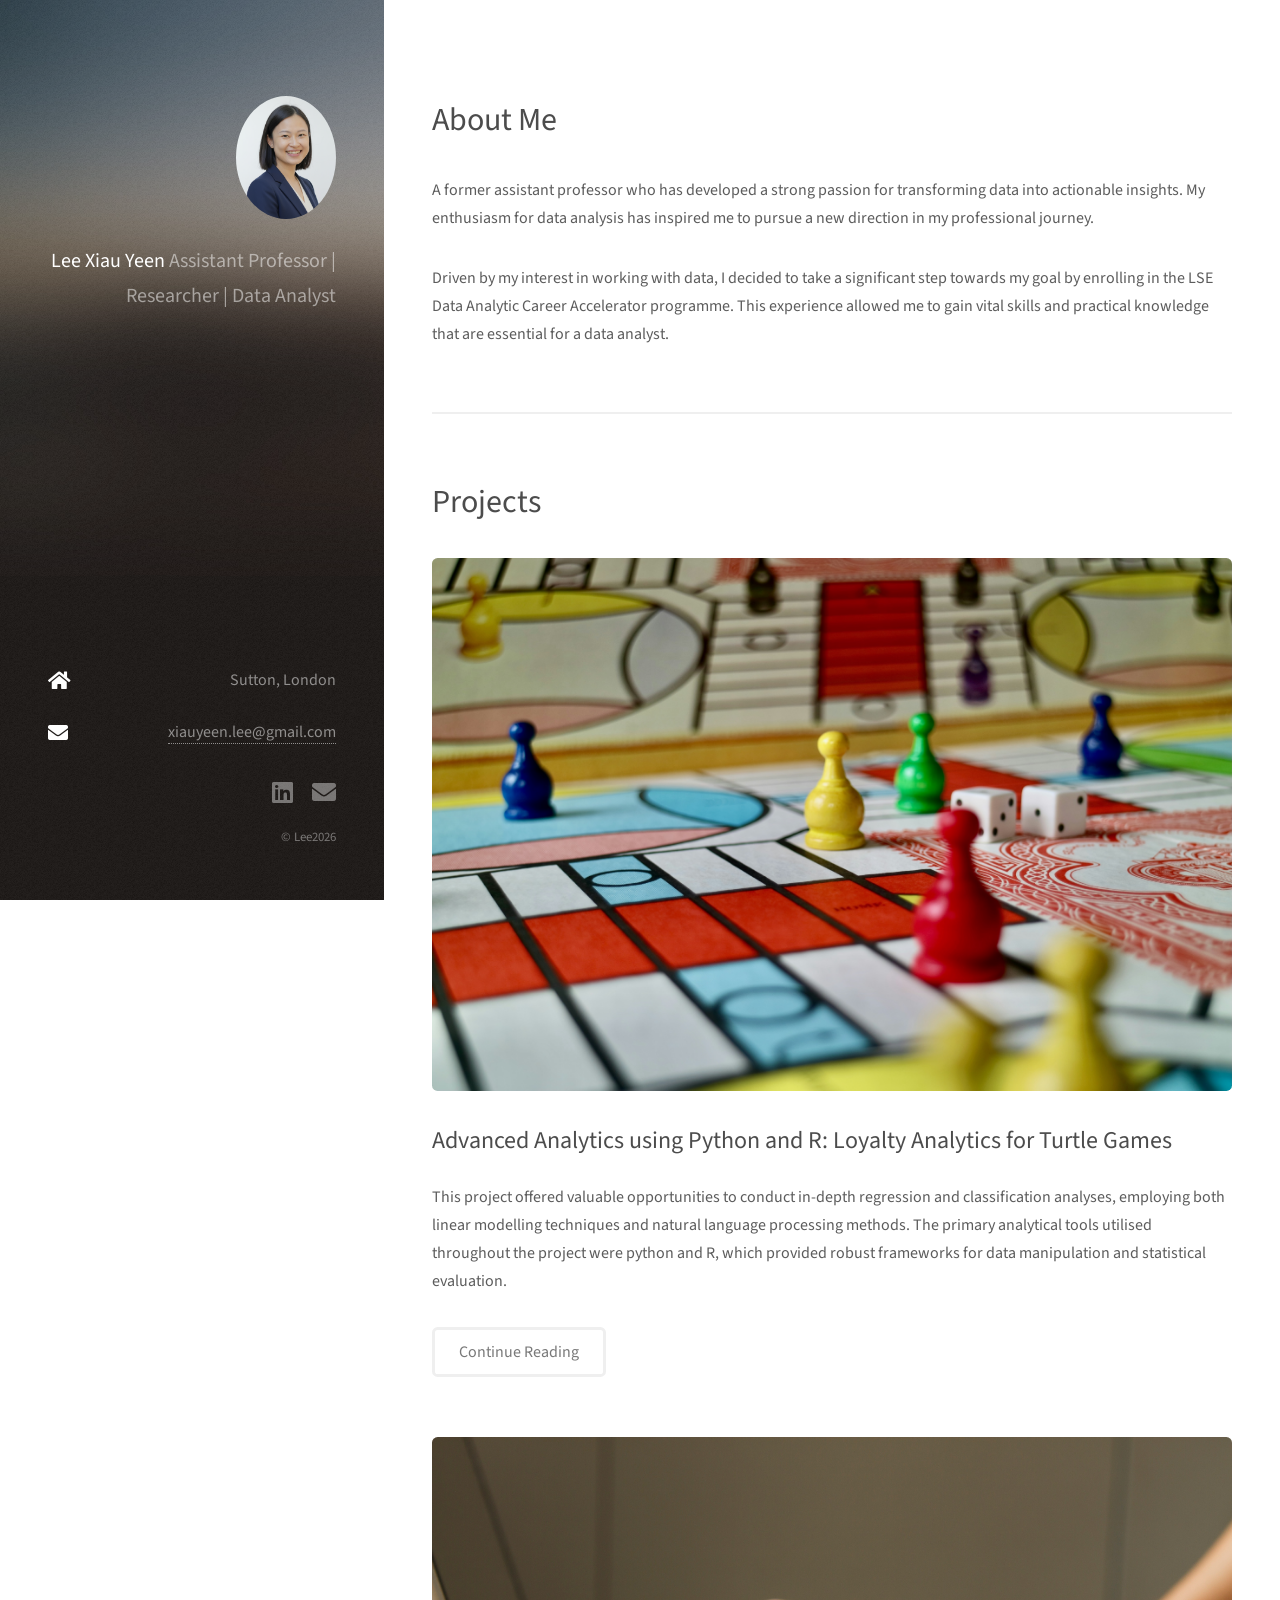
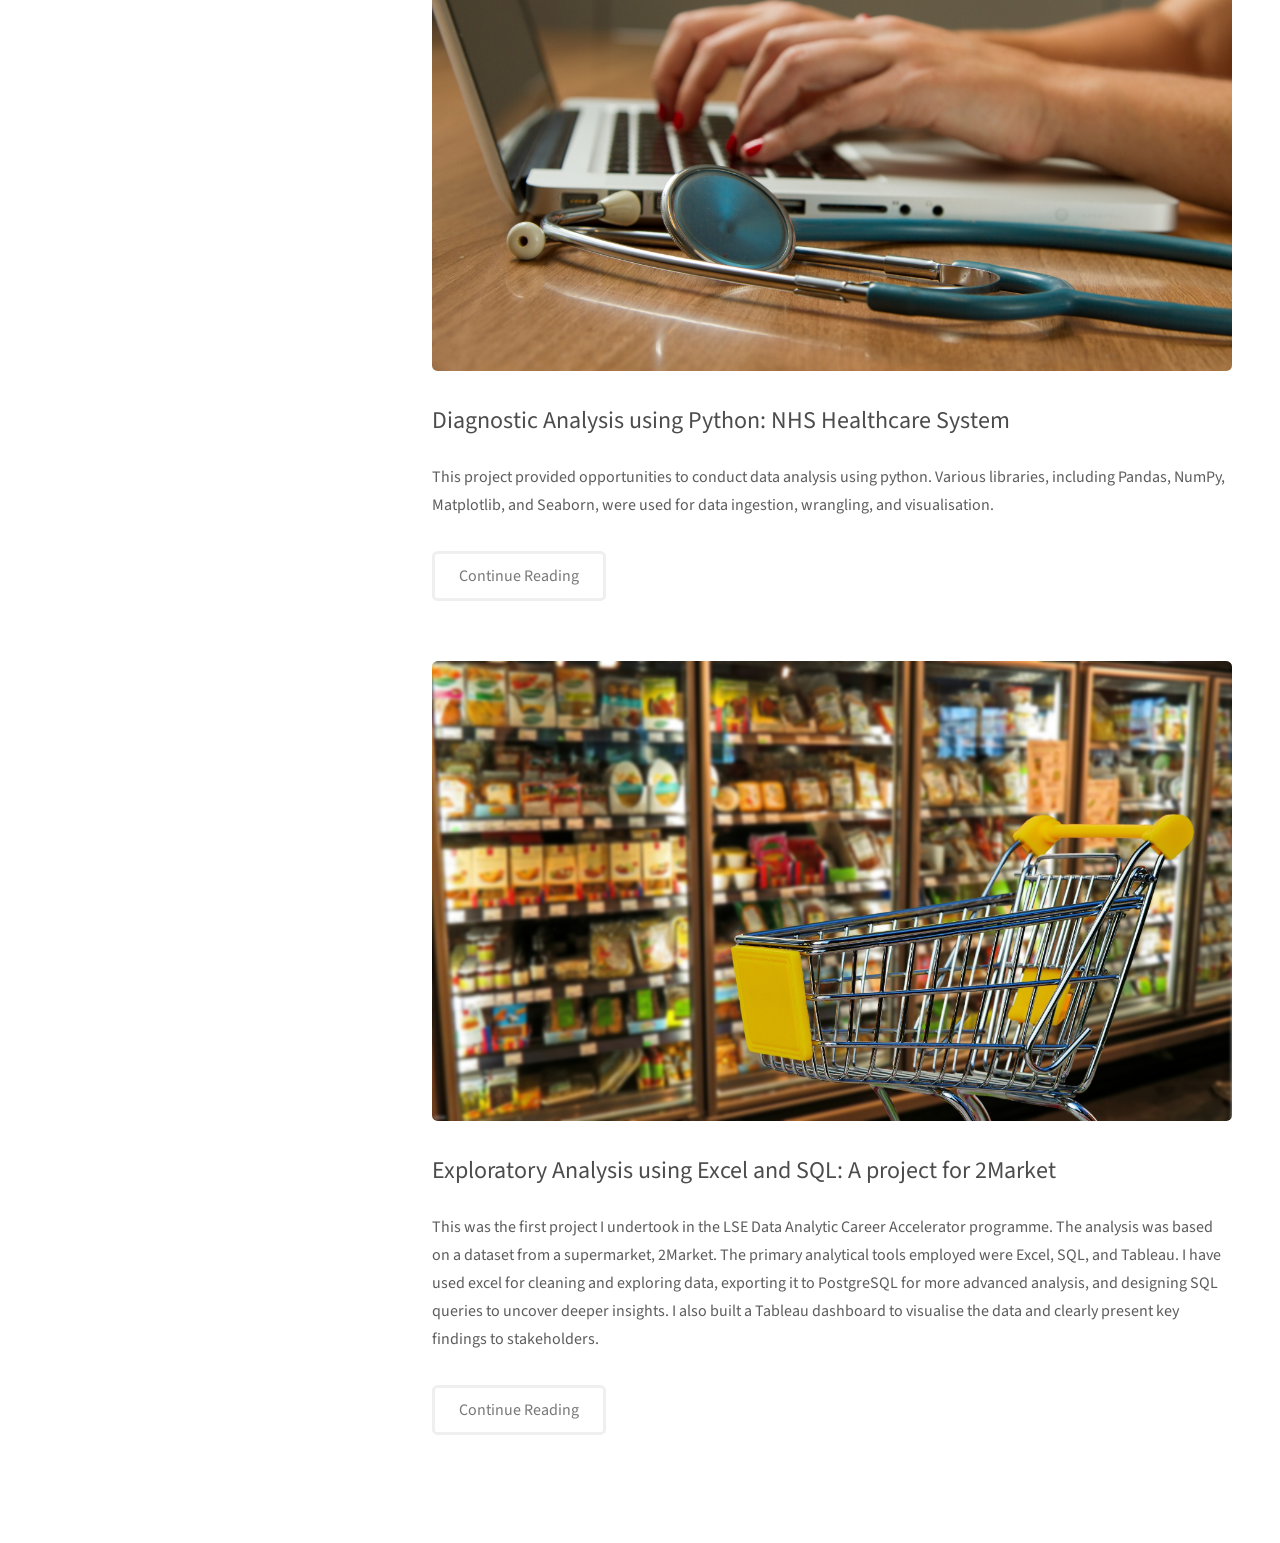
<file: index.html>
<!DOCTYPE HTML>
<!--
	Strata by HTML5 UP
	html5up.net | @ajlkn
	Free for personal and commercial use under the CCA 3.0 license (html5up.net/license)
-->
<html>
	<head>
		<title>Lee Xiau Yeen</title>
		<meta charset="utf-8" />
		<meta name="viewport" content="width=device-width, initial-scale=1, user-scalable=no" />
		<link rel="stylesheet" href="assets/css/main.css" />
	</head>
	<body class="is-preload">

		<!-- Header -->
			<header id="header">
				<div class="inner">
					<a href="#" class="image avatar"><img src="images/Portfolio photo.png" alt="" /></a>
					<h1><strong>Lee Xiau Yeen</strong><br />
						Assistant Professor | Researcher | Data Analyst<br />
					<br />
					</a></h1>
				</div>
			</header>

		<!-- Main -->
			<div id="main">

				<!-- One -->
					<section id="one">
						<header class="major">
							<h2>About Me<br />
							</h2>
						</header>
						<p> A former assistant professor who has developed a strong passion for transforming data into actionable insights. 
							My enthusiasm for data analysis has inspired me to pursue a new direction in my professional journey.</p>
							Driven by my interest in working with data, I decided to take a significant step towards my goal by enrolling in the LSE Data Analytic Career Accelerator programme. 
							This experience allowed me to gain vital skills and practical knowledge that are essential for a data analyst. </p>
							
					</section>

				<!-- Two -->
					<section id="two">
						<h1>Projects</h1>
						
								<a href="./TurtleGames.html" class="image fit thumb"><img src="images/Turtle games project image.jpg" alt="" /></a>
								<h2>Advanced Analytics using Python and R: Loyalty Analytics for Turtle Games</h2>
								<p>This project offered valuable opportunities to conduct in-depth regression and classification analyses, 
								   employing both linear modelling techniques and natural language processing methods. The primary analytical tools utilised 
								   throughout the project were python and R, which provided robust frameworks for data manipulation and statistical evaluation.</p>
								<footer>
									<ul class="actions">
										<li><a href="./TurtleGames.html" class="button medium">Continue Reading</a></li>
									</ul>
								</footer>
								<br>
											
							</article>
						
								<a href="./NHS.html" class="image fit thumb"><img src="images/Healthcare system image.jpg" alt="" /></a>
								<h2>Diagnostic Analysis using Python: NHS Healthcare System</h2>
								<p>This project provided opportunities to conduct data analysis using python. Various libraries, including Pandas, NumPy, 
									Matplotlib, and Seaborn, were used for data ingestion, wrangling, and visualisation.</p>
								<footer>
									<ul class="actions">
										<li><a href="./NHS.html" class="button medium">Continue Reading</a></li>
									</ul>
								</footer>
								<br>
							</article>
						
								<a href="./2Market.html" class="image fit thumb"><img src="images/2market image.jpg" alt="" /></a>
								<h2>Exploratory Analysis using Excel and SQL: A project for 2Market</h2>
								<p>This was the first project I undertook in the LSE Data Analytic Career Accelerator programme. The analysis was based on a dataset from a supermarket, 2Market. 
									The primary analytical tools employed were Excel, SQL, and Tableau. I have used excel for cleaning and exploring data, exporting it to PostgreSQL for more advanced analysis, and designing SQL queries to uncover deeper insights. 
									I also built a Tableau dashboard to visualise the data and clearly present key findings to stakeholders.</p>
								<footer>
									<ul class="actions">
										<li><a href="./2Market.html" class="button medium">Continue Reading</a></li>
									</ul>
								</footer>
								<br>
									
							</article>
							
								
							</article>
						</div>
						
					</section>

				<!-- Three -->
					<section id="three">

						
					</section>

				<!-- Four -->
				<!--
					<section id="four">
						<h2>Elements</h2>

						<section>
							<h4>Text</h4>
							<p>This is <b>bold</b> and this is <strong>strong</strong>. This is <i>italic</i> and this is <em>emphasized</em>.
							This is <sup>superscript</sup> text and this is <sub>subscript</sub> text.
							This is <u>underlined</u> and this is code: <code>for (;;) { ... }</code>. Finally, <a href="#">this is a link</a>.</p>
							<hr />
							<header>
								<h4>Heading with a Subtitle</h4>
								<p>Lorem ipsum dolor sit amet nullam id egestas urna aliquam</p>
							</header>
							<p>Nunc lacinia ante nunc ac lobortis. Interdum adipiscing gravida odio porttitor sem non mi integer non faucibus ornare mi ut ante amet placerat aliquet. Volutpat eu sed ante lacinia sapien lorem accumsan varius montes viverra nibh in adipiscing blandit tempus accumsan.</p>
							<header>
								<h5>Heading with a Subtitle</h5>
								<p>Lorem ipsum dolor sit amet nullam id egestas urna aliquam</p>
							</header>
							<p>Nunc lacinia ante nunc ac lobortis. Interdum adipiscing gravida odio porttitor sem non mi integer non faucibus ornare mi ut ante amet placerat aliquet. Volutpat eu sed ante lacinia sapien lorem accumsan varius montes viverra nibh in adipiscing blandit tempus accumsan.</p>
							<hr />
							<h2>Heading Level 2</h2>
							<h3>Heading Level 3</h3>
							<h4>Heading Level 4</h4>
							<h5>Heading Level 5</h5>
							<h6>Heading Level 6</h6>
							<hr />
							<h5>Blockquote</h5>
							<blockquote>Fringilla nisl. Donec accumsan interdum nisi, quis tincidunt felis sagittis eget tempus euismod. Vestibulum ante ipsum primis in faucibus vestibulum. Blandit adipiscing eu felis iaculis volutpat ac adipiscing accumsan faucibus. Vestibulum ante ipsum primis in faucibus lorem ipsum dolor sit amet nullam adipiscing eu felis.</blockquote>
							<h5>Preformatted</h5>
							<pre><code>i = 0;

while (!deck.isInOrder()) {
print 'Iteration ' + i;
deck.shuffle();
i++;
}

print 'It took ' + i + ' iterations to sort the deck.';</code></pre>
						</section>

						<section>
							<h4>Lists</h4>
							<div class="row">
								<div class="col-6 col-12-xsmall">
									<h5>Unordered</h5>
									<ul>
										<li>Dolor pulvinar etiam magna etiam.</li>
										<li>Sagittis adipiscing lorem eleifend.</li>
										<li>Felis enim feugiat dolore viverra.</li>
									</ul>
									<h5>Alternate</h5>
									<ul class="alt">
										<li>Dolor pulvinar etiam magna etiam.</li>
										<li>Sagittis adipiscing lorem eleifend.</li>
										<li>Felis enim feugiat dolore viverra.</li>
									</ul>
								</div>
								<div class="col-6 col-12-xsmall">
									<h5>Ordered</h5>
									<ol>
										<li>Dolor pulvinar etiam magna etiam.</li>
										<li>Etiam vel felis at lorem sed viverra.</li>
										<li>Felis enim feugiat dolore viverra.</li>
										<li>Dolor pulvinar etiam magna etiam.</li>
										<li>Etiam vel felis at lorem sed viverra.</li>
										<li>Felis enim feugiat dolore viverra.</li>
									</ol>
									<h5>Icons</h5>
									<ul class="icons">
										<li><a href="#" class="icon brands fa-twitter"><span class="label">Twitter</span></a></li>
										<li><a href="#" class="icon brands fa-facebook-f"><span class="label">Facebook</span></a></li>
										<li><a href="#" class="icon brands fa-instagram"><span class="label">Instagram</span></a></li>
										<li><a href="#" class="icon brands fa-github"><span class="label">Github</span></a></li>
										<li><a href="#" class="icon brands fa-dribbble"><span class="label">Dribbble</span></a></li>
										<li><a href="#" class="icon brands fa-tumblr"><span class="label">Tumblr</span></a></li>
									</ul>
								</div>
							</div>
							<h5>Actions</h5>
							<ul class="actions">
								<li><a href="#" class="button primary">Default</a></li>
								<li><a href="#" class="button">Default</a></li>
							</ul>
							<ul class="actions small">
								<li><a href="#" class="button primary small">Small</a></li>
								<li><a href="#" class="button small">Small</a></li>
							</ul>
							<div class="row">
								<div class="col-6 col-12-small">
									<ul class="actions stacked">
										<li><a href="#" class="button primary">Default</a></li>
										<li><a href="#" class="button">Default</a></li>
									</ul>
								</div>
								<div class="col-6 col-12-small">
									<ul class="actions stacked">
										<li><a href="#" class="button primary small">Small</a></li>
										<li><a href="#" class="button small">Small</a></li>
									</ul>
								</div>
								<div class="col-6 col-12-small">
									<ul class="actions stacked">
										<li><a href="#" class="button primary fit">Default</a></li>
										<li><a href="#" class="button fit">Default</a></li>
									</ul>
								</div>
								<div class="col-6 col-12-small">
									<ul class="actions stacked">
										<li><a href="#" class="button primary small fit">Small</a></li>
										<li><a href="#" class="button small fit">Small</a></li>
									</ul>
								</div>
							</div>
						</section>

						<section>
							<h4>Table</h4>
							<h5>Default</h5>
							<div class="table-wrapper">
								<table>
									<thead>
										<tr>
											<th>Name</th>
											<th>Description</th>
											<th>Price</th>
										</tr>
									</thead>
									<tbody>
										<tr>
											<td>Item One</td>
											<td>Ante turpis integer aliquet porttitor.</td>
											<td>29.99</td>
										</tr>
										<tr>
											<td>Item Two</td>
											<td>Vis ac commodo adipiscing arcu aliquet.</td>
											<td>19.99</td>
										</tr>
										<tr>
											<td>Item Three</td>
											<td> Morbi faucibus arcu accumsan lorem.</td>
											<td>29.99</td>
										</tr>
										<tr>
											<td>Item Four</td>
											<td>Vitae integer tempus condimentum.</td>
											<td>19.99</td>
										</tr>
										<tr>
											<td>Item Five</td>
											<td>Ante turpis integer aliquet porttitor.</td>
											<td>29.99</td>
										</tr>
									</tbody>
									<tfoot>
										<tr>
											<td colspan="2"></td>
											<td>100.00</td>
										</tr>
									</tfoot>
								</table>
							</div>

							<h5>Alternate</h5>
							<div class="table-wrapper">
								<table class="alt">
									<thead>
										<tr>
											<th>Name</th>
											<th>Description</th>
											<th>Price</th>
										</tr>
									</thead>
									<tbody>
										<tr>
											<td>Item One</td>
											<td>Ante turpis integer aliquet porttitor.</td>
											<td>29.99</td>
										</tr>
										<tr>
											<td>Item Two</td>
											<td>Vis ac commodo adipiscing arcu aliquet.</td>
											<td>19.99</td>
										</tr>
										<tr>
											<td>Item Three</td>
											<td> Morbi faucibus arcu accumsan lorem.</td>
											<td>29.99</td>
										</tr>
										<tr>
											<td>Item Four</td>
											<td>Vitae integer tempus condimentum.</td>
											<td>19.99</td>
										</tr>
										<tr>
											<td>Item Five</td>
											<td>Ante turpis integer aliquet porttitor.</td>
											<td>29.99</td>
										</tr>
									</tbody>
									<tfoot>
										<tr>
											<td colspan="2"></td>
											<td>100.00</td>
										</tr>
									</tfoot>
								</table>
							</div>
						</section>

						<section>
							<h4>Buttons</h4>
							<ul class="actions">
								<li><a href="#" class="button primary">Primary</a></li>
								<li><a href="#" class="button">Default</a></li>
							</ul>
							<ul class="actions">
								<li><a href="#" class="button large">Large</a></li>
								<li><a href="#" class="button">Default</a></li>
								<li><a href="#" class="button small">Small</a></li>
							</ul>
							<ul class="actions fit">
								<li><a href="#" class="button primary fit">Fit</a></li>
								<li><a href="#" class="button fit">Fit</a></li>
							</ul>
							<ul class="actions fit small">
								<li><a href="#" class="button primary fit small">Fit + Small</a></li>
								<li><a href="#" class="button fit small">Fit + Small</a></li>
							</ul>
							<ul class="actions">
								<li><a href="#" class="button primary icon solid fa-download">Icon</a></li>
								<li><a href="#" class="button icon solid fa-download">Icon</a></li>
							</ul>
							<ul class="actions">
								<li><span class="button primary disabled">Primary</span></li>
								<li><span class="button disabled">Default</span></li>
							</ul>
						</section>

						<section>
							<h4>Form</h4>
							<form method="post" action="#">
								<div class="row gtr-uniform gtr-50">
									<div class="col-6 col-12-xsmall">
										<input type="text" name="demo-name" id="demo-name" value="" placeholder="Name" />
									</div>
									<div class="col-6 col-12-xsmall">
										<input type="email" name="demo-email" id="demo-email" value="" placeholder="Email" />
									</div>
									<div class="col-12">
										<select name="demo-category" id="demo-category">
											<option value="">- Category -</option>
											<option value="1">Manufacturing</option>
											<option value="1">Shipping</option>
											<option value="1">Administration</option>
											<option value="1">Human Resources</option>
										</select>
									</div>
									<div class="col-4 col-12-small">
										<input type="radio" id="demo-priority-low" name="demo-priority" checked>
										<label for="demo-priority-low">Low Priority</label>
									</div>
									<div class="col-4 col-12-small">
										<input type="radio" id="demo-priority-normal" name="demo-priority">
										<label for="demo-priority-normal">Normal Priority</label>
									</div>
									<div class="col-4 col-12-small">
										<input type="radio" id="demo-priority-high" name="demo-priority">
										<label for="demo-priority-high">High Priority</label>
									</div>
									<div class="col-6 col-12-small">
										<input type="checkbox" id="demo-copy" name="demo-copy">
										<label for="demo-copy">Email me a copy of this message</label>
									</div>
									<div class="col-6 col-12-small">
										<input type="checkbox" id="demo-human" name="demo-human" checked>
										<label for="demo-human">I am a human and not a robot</label>
									</div>
									<div class="col-12">
										<textarea name="demo-message" id="demo-message" placeholder="Enter your message" rows="6"></textarea>
									</div>
									<div class="col-12">
										<ul class="actions">
											<li><input type="submit" value="Send Message" class="primary" /></li>
											<li><input type="reset" value="Reset" /></li>
										</ul>
									</div>
								</div>
							</form>
						</section>

						<section>
							<h4>Image</h4>
							<h5>Fit</h5>
							<div class="box alt">
								<div class="row gtr-50 gtr-uniform">
									<div class="col-12"><span class="image fit"><img src="images/fulls/05.jpg" alt="" /></span></div>
									<div class="col-4"><span class="image fit"><img src="images/thumbs/01.jpg" alt="" /></span></div>
									<div class="col-4"><span class="image fit"><img src="images/thumbs/02.jpg" alt="" /></span></div>
									<div class="col-4"><span class="image fit"><img src="images/thumbs/03.jpg" alt="" /></span></div>
									<div class="col-4"><span class="image fit"><img src="images/thumbs/04.jpg" alt="" /></span></div>
									<div class="col-4"><span class="image fit"><img src="images/thumbs/05.jpg" alt="" /></span></div>
									<div class="col-4"><span class="image fit"><img src="images/thumbs/06.jpg" alt="" /></span></div>
									<div class="col-4"><span class="image fit"><img src="images/thumbs/03.jpg" alt="" /></span></div>
									<div class="col-4"><span class="image fit"><img src="images/thumbs/02.jpg" alt="" /></span></div>
									<div class="col-4"><span class="image fit"><img src="images/thumbs/01.jpg" alt="" /></span></div>
								</div>
							</div>
							<h5>Left &amp; Right</h5>
							<p><span class="image left"><img src="images/avatar.jpg" alt="" /></span>Fringilla nisl. Donec accumsan interdum nisi, quis tincidunt felis sagittis eget. tempus euismod. Vestibulum ante ipsum primis in faucibus vestibulum. Blandit adipiscing eu felis iaculis volutpat ac adipiscing accumsan eu faucibus. Integer ac pellentesque praesent tincidunt felis sagittis eget. tempus euismod. Vestibulum ante ipsum primis in faucibus vestibulum. Blandit adipiscing eu felis iaculis volutpat ac adipiscing accumsan eu faucibus. Integer ac pellentesque praesent. Donec accumsan interdum nisi, quis tincidunt felis sagittis eget. tempus euismod. Vestibulum ante ipsum primis in faucibus vestibulum. Blandit adipiscing eu felis iaculis volutpat ac adipiscing accumsan eu faucibus. Integer ac pellentesque praesent tincidunt felis sagittis eget. tempus euismod. Vestibulum ante ipsum primis in faucibus vestibulum. Blandit adipiscing eu felis iaculis volutpat ac adipiscing accumsan eu faucibus. Integer ac pellentesque praesent.</p>
							<p><span class="image right"><img src="images/avatar.jpg" alt="" /></span>Fringilla nisl. Donec accumsan interdum nisi, quis tincidunt felis sagittis eget. tempus euismod. Vestibulum ante ipsum primis in faucibus vestibulum. Blandit adipiscing eu felis iaculis volutpat ac adipiscing accumsan eu faucibus. Integer ac pellentesque praesent tincidunt felis sagittis eget. tempus euismod. Vestibulum ante ipsum primis in faucibus vestibulum. Blandit adipiscing eu felis iaculis volutpat ac adipiscing accumsan eu faucibus. Integer ac pellentesque praesent. Donec accumsan interdum nisi, quis tincidunt felis sagittis eget. tempus euismod. Vestibulum ante ipsum primis in faucibus vestibulum. Blandit adipiscing eu felis iaculis volutpat ac adipiscing accumsan eu faucibus. Integer ac pellentesque praesent tincidunt felis sagittis eget. tempus euismod. Vestibulum ante ipsum primis in faucibus vestibulum. Blandit adipiscing eu felis iaculis volutpat ac adipiscing accumsan eu faucibus. Integer ac pellentesque praesent.</p>
						</section>

					</section>
				-->

			</div>

		<!-- Footer -->
			<footer id="footer">
				
				<div class="inner"></div>
					<ul class="labeled-icons">
					<li>
					<h3 class="icon solid fa-home"><span class="label">Address</span></h3>
						Sutton, London
					</li>
					<li>
					<h3 class="icon solid fa-envelope"><span class="label">Email</span></h3>
						<a href="#">xiauyeen.lee@gmail.com</a>
					</li>
				</ul>
					<ul class="icons">
						
						<li><a href="https://www.linkedin.com/in/xiau-yeen-lee-0aab9ab6/" class="icon brands fa-linkedin"><span class="label">linkedin</span></a></li>
						<li><a href="mailto:xiauyeen.lee@gmail.com" class="icon solid fa-envelope"><span class="label">Email</span></a></li>
					</ul>
					<ul class="copyright">
						<li>&copy; Lee2026</li>
					</ul>
				</div>
			</footer>

		<!-- Scripts -->
			<script src="assets/js/jquery.min.js"></script>
			<script src="assets/js/jquery.poptrox.min.js"></script>
			<script src="assets/js/browser.min.js"></script>
			<script src="assets/js/breakpoints.min.js"></script>
			<script src="assets/js/util.js"></script>
			<script src="assets/js/main.js"></script>

	</body>
</html>
</file>
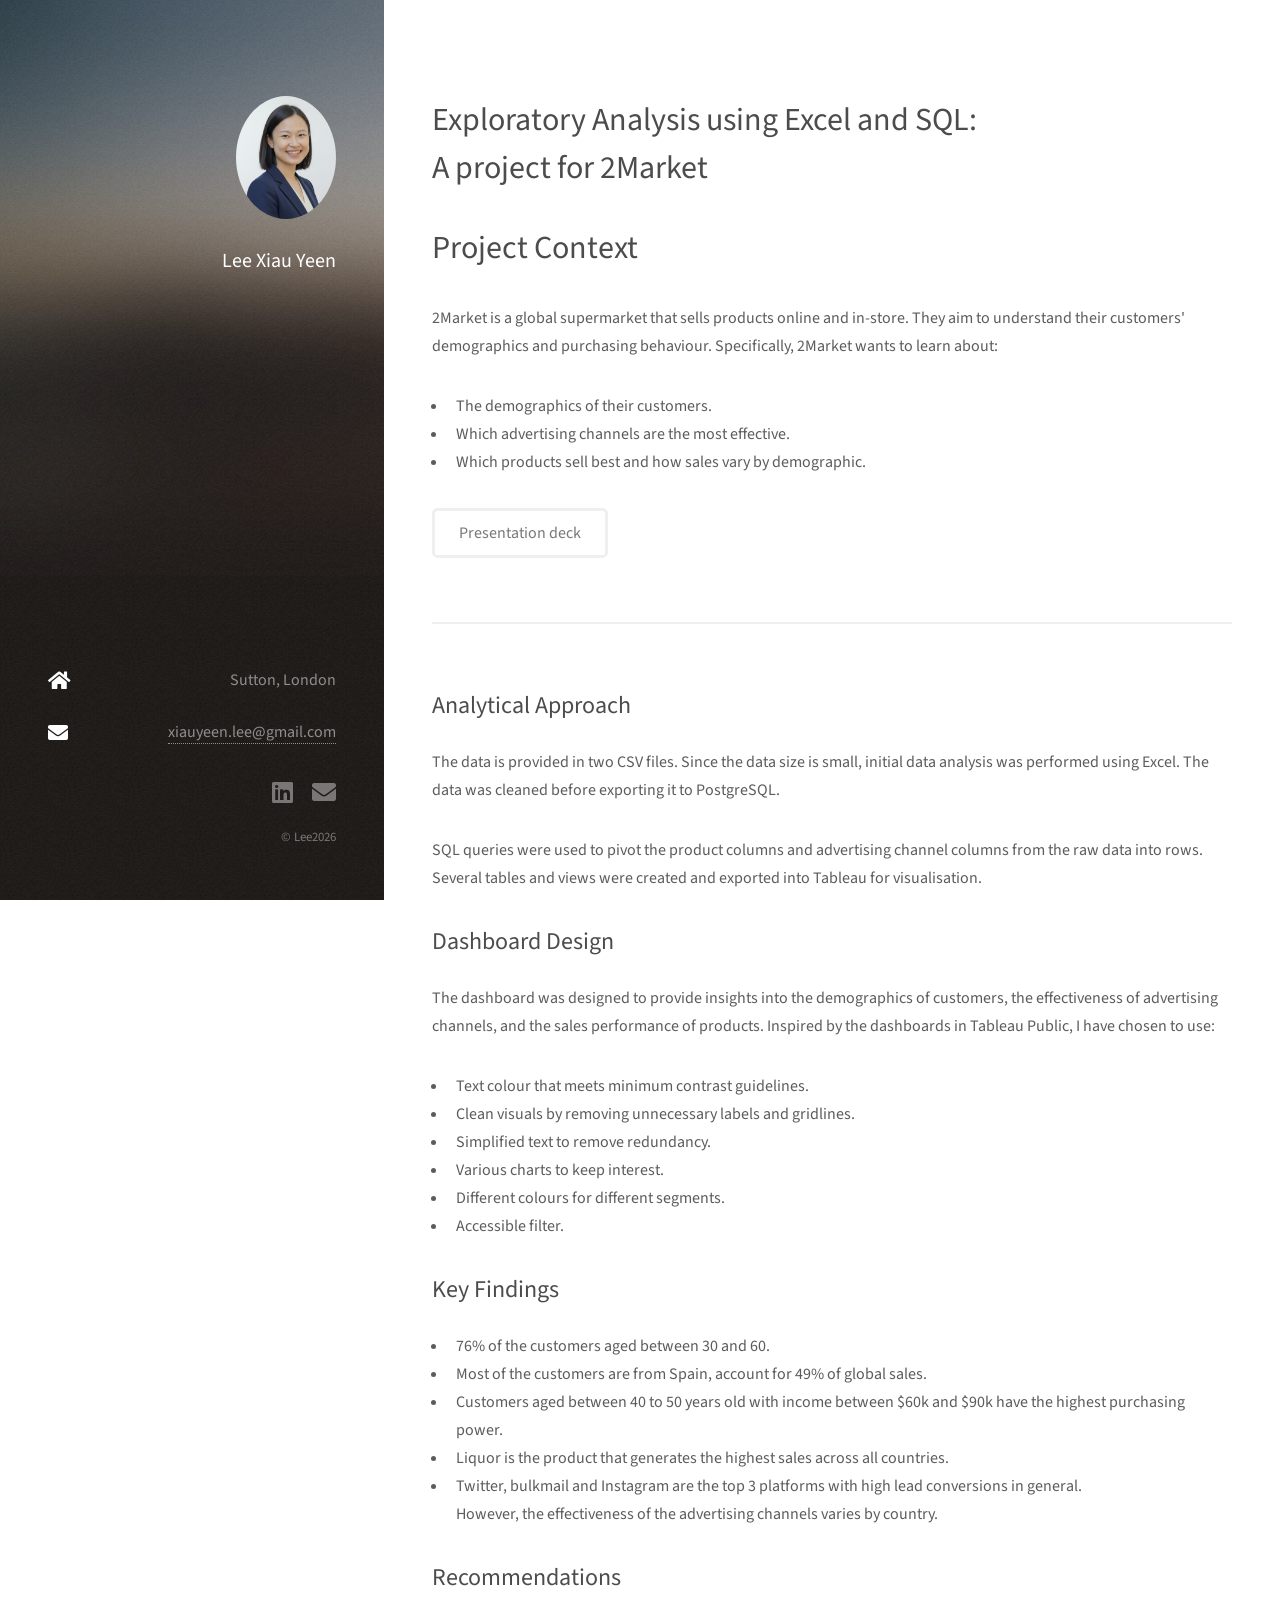
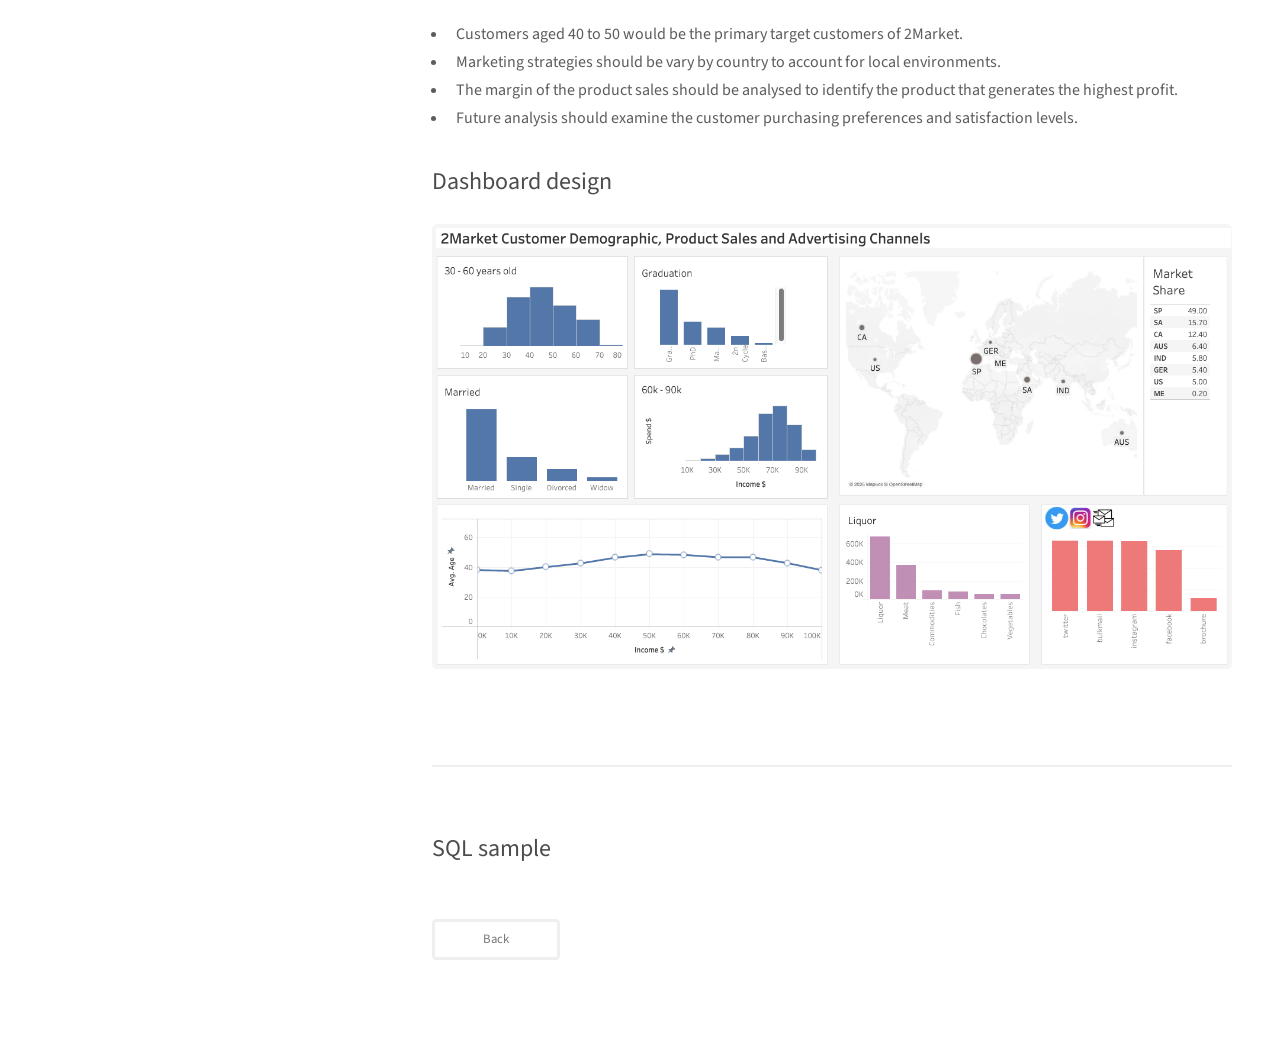
<file: 2Market.html>
<!DOCTYPE HTML>
<!--
	Strata by HTML5 UP
	html5up.net | @ajlkn
	Free for personal and commercial use under the CCA 3.0 license (html5up.net/license)
-->
<html>
	<head>
		<title>Lee Xiau Yeen</title>
		<meta charset="utf-8" />
		<meta name="viewport" content="width=device-width, initial-scale=1, user-scalable=no" />
		<link rel="stylesheet" href="assets/css/main.css" />
	</head>
	<body class="is-preload">

		<!-- Header -->
			<header id="header">
				<div class="inner">
					<a href="#" class="image avatar"><img src="images/Portfolio photo.png" alt="" /></a>
					<h1><strong>Lee Xiau Yeen</strong><br />
					<br />
					</a></h1>
				</div>
			</header>

		<!-- Main -->
			<div id="main">

				<!-- One -->
					<section id="one">
						
						<header class="major">
							<h2>Exploratory Analysis using Excel and SQL: <br />
								A project for 2Market<br />
							</h2>
						</header>
						<header class="major">
							<h2>Project Context 
							</h2>
						</header>
						<p> 2Market is a global supermarket that sells products online and in-store. They aim to understand their customers' demographics and purchasing behaviour.
							Specifically, 2Market wants to learn about:
						<ul>
							<li>The demographics of their customers.</li>
							<li>Which advertising channels are the most effective.</li>
							<li>Which products sell best and how sales vary by demographic.</li>
						</ul>
						</p> 

						<ul class="actions">
							<li><a href="https://www.slideshare.net/slideshow/comprehensive-customer-and-sales-analysis-for-2market-s-marketing-strategy/286713421" class="button medium">Presentation deck</a></li>
							</ul>
							
					</section>

				<!-- Two -->
					<section id="two">
						<h2>Analytical Approach</h2>
								<p>The data is provided in two CSV files. Since the data size is small, initial data 
									analysis was performed using Excel. The data was cleaned before exporting it to PostgreSQL.</p>
								<p> SQL queries were used to pivot the product columns and advertising channel columns from the raw data into rows. 
									Several tables and views were created and exported into Tableau for visualisation. 

						<h2>Dashboard Design</h2>
							<p> The dashboard was designed to provide insights into the demographics of customers, the effectiveness of advertising channels, and the sales performance of products. 
								Inspired by the dashboards in Tableau Public, I have chosen to use:
							<ul>
								<li>Text colour that meets minimum contrast guidelines.</li>
								<li>Clean visuals by removing unnecessary labels and gridlines.</li>
								<li>Simplified text to remove redundancy.</li>
								<li>Various charts to keep interest.</li>
								<li>Different colours for different segments.</li>
								<li>Accessible filter.</li>
							</ul>
							</p>	

						<h2>Key Findings</h2>
						<ul>
							<li> 76% of the customers aged between 30 and 60.</li>
							<li> Most of the customers are from Spain, account for 49% of global sales.  </li>
							<li> Customers aged between 40 to 50 years old with income between $60k and $90k have the highest purchasing power.</li>
							<li> Liquor is the product that generates the highest sales across all countries.
							<li> Twitter, bulkmail and Instagram are the top 3 platforms with high lead conversions in general. <br>
								 However, the effectiveness of the advertising channels varies by country.
							
						</ul>
						
						<h2>Recommendations</h2>
						<ul>
							<li> Customers aged 40 to 50 would be the primary target customers of 2Market.  </li>
							<li> Marketing strategies should be vary by country to account for local environments.</li>
							<li> The margin of the product sales should be analysed to identify the product that generates the highest profit. </li>
							<li> Future analysis should examine the customer purchasing preferences and satisfaction levels. </li>
						</ul>
						
						<h2>Dashboard design</h2>
							<div class="row">
							<!-- <article class="col-6 col-12-xsmall work-item"> -->
								<a style="pointer-events: none; cursor: default;" class="image fit thumb"><img src="images/2Market/Assignment 1_2Market_Dashboard image.png" alt="" /></a>
							</article>
							
								
						
						</div>
						
					</section>

					

				<!-- Three -->
					<section id="three">
					<div class="code-container">
						<h2>SQL sample</h2>
							<script src="https://gist.github.com/XiauYeen/d86690cd63f63bc8ec57fe3c9ca797f3.js"></script>
  							<br /> 

					<footer>
							<ul class="actions">
							<li><a href="https://xiauyeen.github.io/" class="button small">Back</a></li>
							</ul>
						</footer>

						
					</section>

				<!-- Four -->
				<!--
					<section id="four">
						<h2>Elements</h2>

						<section>
							<h4>Text</h4>
							<p>This is <b>bold</b> and this is <strong>strong</strong>. This is <i>italic</i> and this is <em>emphasized</em>.
							This is <sup>superscript</sup> text and this is <sub>subscript</sub> text.
							This is <u>underlined</u> and this is code: <code>for (;;) { ... }</code>. Finally, <a href="#">this is a link</a>.</p>
							<hr />
							<header>
								<h4>Heading with a Subtitle</h4>
								<p>Lorem ipsum dolor sit amet nullam id egestas urna aliquam</p>
							</header>
							<p>Nunc lacinia ante nunc ac lobortis. Interdum adipiscing gravida odio porttitor sem non mi integer non faucibus ornare mi ut ante amet placerat aliquet. Volutpat eu sed ante lacinia sapien lorem accumsan varius montes viverra nibh in adipiscing blandit tempus accumsan.</p>
							<header>
								<h5>Heading with a Subtitle</h5>
								<p>Lorem ipsum dolor sit amet nullam id egestas urna aliquam</p>
							</header>
							<p>Nunc lacinia ante nunc ac lobortis. Interdum adipiscing gravida odio porttitor sem non mi integer non faucibus ornare mi ut ante amet placerat aliquet. Volutpat eu sed ante lacinia sapien lorem accumsan varius montes viverra nibh in adipiscing blandit tempus accumsan.</p>
							<hr />
							<h2>Heading Level 2</h2>
							<h3>Heading Level 3</h3>
							<h4>Heading Level 4</h4>
							<h5>Heading Level 5</h5>
							<h6>Heading Level 6</h6>
							<hr />
							<h5>Blockquote</h5>
							<blockquote>Fringilla nisl. Donec accumsan interdum nisi, quis tincidunt felis sagittis eget tempus euismod. Vestibulum ante ipsum primis in faucibus vestibulum. Blandit adipiscing eu felis iaculis volutpat ac adipiscing accumsan faucibus. Vestibulum ante ipsum primis in faucibus lorem ipsum dolor sit amet nullam adipiscing eu felis.</blockquote>
							<h5>Preformatted</h5>
							<pre><code>i = 0;

while (!deck.isInOrder()) {
print 'Iteration ' + i;
deck.shuffle();
i++;
}

print 'It took ' + i + ' iterations to sort the deck.';</code></pre>
						</section>

						<section>
							<h4>Lists</h4>
							<div class="row">
								<div class="col-6 col-12-xsmall">
									<h5>Unordered</h5>
									<ul>
										<li>Dolor pulvinar etiam magna etiam.</li>
										<li>Sagittis adipiscing lorem eleifend.</li>
										<li>Felis enim feugiat dolore viverra.</li>
									</ul>
									<h5>Alternate</h5>
									<ul class="alt">
										<li>Dolor pulvinar etiam magna etiam.</li>
										<li>Sagittis adipiscing lorem eleifend.</li>
										<li>Felis enim feugiat dolore viverra.</li>
									</ul>
								</div>
								<div class="col-6 col-12-xsmall">
									<h5>Ordered</h5>
									<ol>
										<li>Dolor pulvinar etiam magna etiam.</li>
										<li>Etiam vel felis at lorem sed viverra.</li>
										<li>Felis enim feugiat dolore viverra.</li>
										<li>Dolor pulvinar etiam magna etiam.</li>
										<li>Etiam vel felis at lorem sed viverra.</li>
										<li>Felis enim feugiat dolore viverra.</li>
									</ol>
									<h5>Icons</h5>
									<ul class="icons">
										<li><a href="#" class="icon brands fa-twitter"><span class="label">Twitter</span></a></li>
										<li><a href="#" class="icon brands fa-facebook-f"><span class="label">Facebook</span></a></li>
										<li><a href="#" class="icon brands fa-instagram"><span class="label">Instagram</span></a></li>
										<li><a href="#" class="icon brands fa-github"><span class="label">Github</span></a></li>
										<li><a href="#" class="icon brands fa-dribbble"><span class="label">Dribbble</span></a></li>
										<li><a href="#" class="icon brands fa-tumblr"><span class="label">Tumblr</span></a></li>
									</ul>
								</div>
							</div>
							<h5>Actions</h5>
							<ul class="actions">
								<li><a href="#" class="button primary">Default</a></li>
								<li><a href="#" class="button">Default</a></li>
							</ul>
							<ul class="actions small">
								<li><a href="#" class="button primary small">Small</a></li>
								<li><a href="#" class="button small">Small</a></li>
							</ul>
							<div class="row">
								<div class="col-6 col-12-small">
									<ul class="actions stacked">
										<li><a href="#" class="button primary">Default</a></li>
										<li><a href="#" class="button">Default</a></li>
									</ul>
								</div>
								<div class="col-6 col-12-small">
									<ul class="actions stacked">
										<li><a href="#" class="button primary small">Small</a></li>
										<li><a href="#" class="button small">Small</a></li>
									</ul>
								</div>
								<div class="col-6 col-12-small">
									<ul class="actions stacked">
										<li><a href="#" class="button primary fit">Default</a></li>
										<li><a href="#" class="button fit">Default</a></li>
									</ul>
								</div>
								<div class="col-6 col-12-small">
									<ul class="actions stacked">
										<li><a href="#" class="button primary small fit">Small</a></li>
										<li><a href="#" class="button small fit">Small</a></li>
									</ul>
								</div>
							</div>
						</section>

						<section>
							<h4>Table</h4>
							<h5>Default</h5>
							<div class="table-wrapper">
								<table>
									<thead>
										<tr>
											<th>Name</th>
											<th>Description</th>
											<th>Price</th>
										</tr>
									</thead>
									<tbody>
										<tr>
											<td>Item One</td>
											<td>Ante turpis integer aliquet porttitor.</td>
											<td>29.99</td>
										</tr>
										<tr>
											<td>Item Two</td>
											<td>Vis ac commodo adipiscing arcu aliquet.</td>
											<td>19.99</td>
										</tr>
										<tr>
											<td>Item Three</td>
											<td> Morbi faucibus arcu accumsan lorem.</td>
											<td>29.99</td>
										</tr>
										<tr>
											<td>Item Four</td>
											<td>Vitae integer tempus condimentum.</td>
											<td>19.99</td>
										</tr>
										<tr>
											<td>Item Five</td>
											<td>Ante turpis integer aliquet porttitor.</td>
											<td>29.99</td>
										</tr>
									</tbody>
									<tfoot>
										<tr>
											<td colspan="2"></td>
											<td>100.00</td>
										</tr>
									</tfoot>
								</table>
							</div>

							<h5>Alternate</h5>
							<div class="table-wrapper">
								<table class="alt">
									<thead>
										<tr>
											<th>Name</th>
											<th>Description</th>
											<th>Price</th>
										</tr>
									</thead>
									<tbody>
										<tr>
											<td>Item One</td>
											<td>Ante turpis integer aliquet porttitor.</td>
											<td>29.99</td>
										</tr>
										<tr>
											<td>Item Two</td>
											<td>Vis ac commodo adipiscing arcu aliquet.</td>
											<td>19.99</td>
										</tr>
										<tr>
											<td>Item Three</td>
											<td> Morbi faucibus arcu accumsan lorem.</td>
											<td>29.99</td>
										</tr>
										<tr>
											<td>Item Four</td>
											<td>Vitae integer tempus condimentum.</td>
											<td>19.99</td>
										</tr>
										<tr>
											<td>Item Five</td>
											<td>Ante turpis integer aliquet porttitor.</td>
											<td>29.99</td>
										</tr>
									</tbody>
									<tfoot>
										<tr>
											<td colspan="2"></td>
											<td>100.00</td>
										</tr>
									</tfoot>
								</table>
							</div>
						</section>

						<section>
							<h4>Buttons</h4>
							<ul class="actions">
								<li><a href="#" class="button primary">Primary</a></li>
								<li><a href="#" class="button">Default</a></li>
							</ul>
							<ul class="actions">
								<li><a href="#" class="button large">Large</a></li>
								<li><a href="#" class="button">Default</a></li>
								<li><a href="#" class="button small">Small</a></li>
							</ul>
							<ul class="actions fit">
								<li><a href="#" class="button primary fit">Fit</a></li>
								<li><a href="#" class="button fit">Fit</a></li>
							</ul>
							<ul class="actions fit small">
								<li><a href="#" class="button primary fit small">Fit + Small</a></li>
								<li><a href="#" class="button fit small">Fit + Small</a></li>
							</ul>
							<ul class="actions">
								<li><a href="#" class="button primary icon solid fa-download">Icon</a></li>
								<li><a href="#" class="button icon solid fa-download">Icon</a></li>
							</ul>
							<ul class="actions">
								<li><span class="button primary disabled">Primary</span></li>
								<li><span class="button disabled">Default</span></li>
							</ul>
						</section>

						<section>
							<h4>Form</h4>
							<form method="post" action="#">
								<div class="row gtr-uniform gtr-50">
									<div class="col-6 col-12-xsmall">
										<input type="text" name="demo-name" id="demo-name" value="" placeholder="Name" />
									</div>
									<div class="col-6 col-12-xsmall">
										<input type="email" name="demo-email" id="demo-email" value="" placeholder="Email" />
									</div>
									<div class="col-12">
										<select name="demo-category" id="demo-category">
											<option value="">- Category -</option>
											<option value="1">Manufacturing</option>
											<option value="1">Shipping</option>
											<option value="1">Administration</option>
											<option value="1">Human Resources</option>
										</select>
									</div>
									<div class="col-4 col-12-small">
										<input type="radio" id="demo-priority-low" name="demo-priority" checked>
										<label for="demo-priority-low">Low Priority</label>
									</div>
									<div class="col-4 col-12-small">
										<input type="radio" id="demo-priority-normal" name="demo-priority">
										<label for="demo-priority-normal">Normal Priority</label>
									</div>
									<div class="col-4 col-12-small">
										<input type="radio" id="demo-priority-high" name="demo-priority">
										<label for="demo-priority-high">High Priority</label>
									</div>
									<div class="col-6 col-12-small">
										<input type="checkbox" id="demo-copy" name="demo-copy">
										<label for="demo-copy">Email me a copy of this message</label>
									</div>
									<div class="col-6 col-12-small">
										<input type="checkbox" id="demo-human" name="demo-human" checked>
										<label for="demo-human">I am a human and not a robot</label>
									</div>
									<div class="col-12">
										<textarea name="demo-message" id="demo-message" placeholder="Enter your message" rows="6"></textarea>
									</div>
									<div class="col-12">
										<ul class="actions">
											<li><input type="submit" value="Send Message" class="primary" /></li>
											<li><input type="reset" value="Reset" /></li>
										</ul>
									</div>
								</div>
							</form>
						</section>

						<section>
							<h4>Image</h4>
							<h5>Fit</h5>
							<div class="box alt">
								<div class="row gtr-50 gtr-uniform">
									<div class="col-12"><span class="image fit"><img src="images/fulls/05.jpg" alt="" /></span></div>
									<div class="col-4"><span class="image fit"><img src="images/thumbs/01.jpg" alt="" /></span></div>
									<div class="col-4"><span class="image fit"><img src="images/thumbs/02.jpg" alt="" /></span></div>
									<div class="col-4"><span class="image fit"><img src="images/thumbs/03.jpg" alt="" /></span></div>
									<div class="col-4"><span class="image fit"><img src="images/thumbs/04.jpg" alt="" /></span></div>
									<div class="col-4"><span class="image fit"><img src="images/thumbs/05.jpg" alt="" /></span></div>
									<div class="col-4"><span class="image fit"><img src="images/thumbs/06.jpg" alt="" /></span></div>
									<div class="col-4"><span class="image fit"><img src="images/thumbs/03.jpg" alt="" /></span></div>
									<div class="col-4"><span class="image fit"><img src="images/thumbs/02.jpg" alt="" /></span></div>
									<div class="col-4"><span class="image fit"><img src="images/thumbs/01.jpg" alt="" /></span></div>
								</div>
							</div>
							<h5>Left &amp; Right</h5>
							<p><span class="image left"><img src="images/avatar.jpg" alt="" /></span>Fringilla nisl. Donec accumsan interdum nisi, quis tincidunt felis sagittis eget. tempus euismod. Vestibulum ante ipsum primis in faucibus vestibulum. Blandit adipiscing eu felis iaculis volutpat ac adipiscing accumsan eu faucibus. Integer ac pellentesque praesent tincidunt felis sagittis eget. tempus euismod. Vestibulum ante ipsum primis in faucibus vestibulum. Blandit adipiscing eu felis iaculis volutpat ac adipiscing accumsan eu faucibus. Integer ac pellentesque praesent. Donec accumsan interdum nisi, quis tincidunt felis sagittis eget. tempus euismod. Vestibulum ante ipsum primis in faucibus vestibulum. Blandit adipiscing eu felis iaculis volutpat ac adipiscing accumsan eu faucibus. Integer ac pellentesque praesent tincidunt felis sagittis eget. tempus euismod. Vestibulum ante ipsum primis in faucibus vestibulum. Blandit adipiscing eu felis iaculis volutpat ac adipiscing accumsan eu faucibus. Integer ac pellentesque praesent.</p>
							<p><span class="image right"><img src="images/avatar.jpg" alt="" /></span>Fringilla nisl. Donec accumsan interdum nisi, quis tincidunt felis sagittis eget. tempus euismod. Vestibulum ante ipsum primis in faucibus vestibulum. Blandit adipiscing eu felis iaculis volutpat ac adipiscing accumsan eu faucibus. Integer ac pellentesque praesent tincidunt felis sagittis eget. tempus euismod. Vestibulum ante ipsum primis in faucibus vestibulum. Blandit adipiscing eu felis iaculis volutpat ac adipiscing accumsan eu faucibus. Integer ac pellentesque praesent. Donec accumsan interdum nisi, quis tincidunt felis sagittis eget. tempus euismod. Vestibulum ante ipsum primis in faucibus vestibulum. Blandit adipiscing eu felis iaculis volutpat ac adipiscing accumsan eu faucibus. Integer ac pellentesque praesent tincidunt felis sagittis eget. tempus euismod. Vestibulum ante ipsum primis in faucibus vestibulum. Blandit adipiscing eu felis iaculis volutpat ac adipiscing accumsan eu faucibus. Integer ac pellentesque praesent.</p>
						</section>

					</section>
				-->

			</div>

		<!-- Footer -->
			<footer id="footer">
				
				<div class="inner"></div>
					<ul class="labeled-icons">
					<li>
					<h3 class="icon solid fa-home"><span class="label">Address</span></h3>
						Sutton, London
					</li>
					<li>
					<h3 class="icon solid fa-envelope"><span class="label">Email</span></h3>
						<a href="#">xiauyeen.lee@gmail.com</a>
					</li>
				</ul>
					<ul class="icons">
						
						<li><a href="https://www.linkedin.com/in/xiau-yeen-lee-0aab9ab6/" class="icon brands fa-linkedin"><span class="label">linkedin</span></a></li>
						<li><a href="mailto:xiauyeen.lee@gmail.com" class="icon solid fa-envelope"><span class="label">Email</span></a></li>
					</ul>
					<ul class="copyright">
						<li>&copy; Lee2026</li>
					</ul>
				</div>
			</footer>

		<!-- Scripts -->
			<script src="assets/js/jquery.min.js"></script>
			<script src="assets/js/jquery.poptrox.min.js"></script>
			<script src="assets/js/browser.min.js"></script>
			<script src="assets/js/breakpoints.min.js"></script>
			<script src="assets/js/util.js"></script>
			<script src="assets/js/main.js"></script>

	</body>
</html>
</file>
<file: assets/css/main.css>
@import url("fontawesome-all.min.css");
@import url("https://fonts.googleapis.com/css?family=Source+Sans+Pro:400,400italic");

/*
	Strata by HTML5 UP
	html5up.net | @ajlkn
	Free for personal and commercial use under the CCA 3.0 license (html5up.net/license)
*/

html, body, div, span, applet, object,
iframe, h1, h2, h3, h4, h5, h6, p, blockquote,
pre, a, abbr, acronym, address, big, cite,
code, del, dfn, em, img, ins, kbd, q, s, samp,
small, strike, strong, sub, sup, tt, var, b,
u, i, center, dl, dt, dd, ol, ul, li, fieldset,
form, label, legend, table, caption, tbody,
tfoot, thead, tr, th, td, article, aside,
canvas, details, embed, figure, figcaption,
footer, header, hgroup, menu, nav, output, ruby,
section, summary, time, mark, audio, video {
	margin: 0;
	padding: 0;
	border: 0;
	font-size: 100%;
	font: inherit;
	vertical-align: baseline;}

article, aside, details, figcaption, figure,
footer, header, hgroup, menu, nav, section {
	display: block;}

body {
	line-height: 1;
}

ol, ul {
	list-style: none;
}

blockquote, q {
	quotes: none;
}

	blockquote:before, blockquote:after, q:before, q:after {
		content: '';
		content: none;
	}

table {
	border-collapse: collapse;
	border-spacing: 0;
}

body {
	-webkit-text-size-adjust: none;
}

mark {
	background-color: transparent;
	color: inherit;
}

input::-moz-focus-inner {
	border: 0;
	padding: 0;
}

input, select, textarea {
	-moz-appearance: none;
	-webkit-appearance: none;
	-ms-appearance: none;
	appearance: none;
}

/* Basic */

	html {
		box-sizing: border-box;
	}

	*, *:before, *:after {
		box-sizing: inherit;
	}

	body {
		background: #fff;
	}

		body.is-preload *, body.is-preload *:before, body.is-preload *:after {
			-moz-animation: none !important;
			-webkit-animation: none !important;
			-ms-animation: none !important;
			animation: none !important;
			-moz-transition: none !important;
			-webkit-transition: none !important;
			-ms-transition: none !important;
			transition: none !important;
		}

	body, input, select, textarea {
		color: #5c5c5c;
		font-family: "Source Sans Pro", Helvetica, sans-serif;
		font-size: 16pt;
		font-weight: 400;
		line-height: 1.75em;
	}

	a {
		-moz-transition: color 0.2s ease-in-out, border-color 0.2s ease-in-out;
		-webkit-transition: color 0.2s ease-in-out, border-color 0.2s ease-in-out;
		-ms-transition: color 0.2s ease-in-out, border-color 0.2s ease-in-out;
		transition: color 0.2s ease-in-out, border-color 0.2s ease-in-out;
		border-bottom: dotted 1px;
		color: #49bf9d;
		text-decoration: none;
	}

		a:hover {
			border-bottom-color: transparent;
			color: #49bf9d !important;
			text-decoration: none;
		}

	strong, b {
		color: #787878;
		font-weight: 400;
	}

	em, i {
		font-style: italic;
	}

	p {
		margin: 0 0 2em 0;
	}

	h1, h2, h3, h4, h5, h6 {
		color: #4c4c4c;
		font-weight: 400;
		line-height: 1em;
		margin: 0 0 1em 0;
	}

		h1 a, h2 a, h3 a, h4 a, h5 a, h6 a {
			color: inherit;
			text-decoration: none;
		}

	h1 {
		font-size: 2em;
		line-height: 1.5em;
	}

	h2 {
		font-size: 1.5em;
		line-height: 1.5em;
	}

	h3 {
		font-size: 1.25em;
		line-height: 1.5em;
	}

	h4 {
		font-size: 1.1em;
		line-height: 1.5em;
		color: #3584bd;
	}

	h5 {
		font-size: 0.9em;
		line-height: 1.5em;
	}

	h6 {
		font-size: 0.7em;
		line-height: 1.5em;
	}

	sub {
		font-size: 0.8em;
		position: relative;
		top: 0.5em;
	}

	sup {
		font-size: 0.8em;
		position: relative;
		top: -0.5em;
	}

	hr {
		border: 0;
		border-bottom: solid 2px #efefef;
		margin: 2em 0;
	}

		hr.major {
			margin: 3em 0;
		}

	blockquote {
		border-left: solid 6px #efefef;
		font-style: italic;
		margin: 0 0 2em 0;
		padding: 0.5em 0 0.5em 1.5em;
	}

	code {
		background: #f7f7f7;
		border-radius: 0.35em;
		border: solid 2px #efefef;
		font-family: "Courier New", monospace;
		font-size: 0.9em;
		margin: 0 0.25em;
		padding: 0.25em 0.65em;
	}

	pre {
		-webkit-overflow-scrolling: touch;
		font-family: "Courier New", monospace;
		font-size: 0.9em;
		margin: 0 0 2em 0;
	}

		pre code {
			display: block;
			line-height: 1.75em;
			padding: 1em 1.5em;
			overflow-x: auto;
		}

	.align-left {
		text-align: left;
	}

	.align-center {
		text-align: center;
	}

	.align-right {
		text-align: right;
	}

/* Container */

	.container {
		margin: 0 auto;
		max-width: calc(100% - 4em);
		width: 100%;
	}

		.container.xsmall {
			width: 25%;
		}

		.container.small {
			width: 50%;
		}

		.container.medium {
			width: 75%;
		}

		.container.large {
			width: 125%;
		}

		.container.xlarge {
			width: 150%;
		}

		.container.max {
			width: 100%;
		}

		@media screen and (max-width: 980px) {

			.container {
				width: 100% !important;
				max-width: 100% !important;
			}

		}

		@media screen and (max-width: 480px) {

			.container {
				max-width: calc(100% - 3em);
			}

		}

/* Row */

	.row {
		display: flex;
		flex-wrap: wrap;
		box-sizing: border-box;
		align-items: stretch;
	}

		.row > * {
			box-sizing: border-box;
		}

		.row.gtr-uniform > * > :last-child {
			margin-bottom: 0;
		}

		.row.aln-left {
			justify-content: flex-start;
		}

		.row.aln-center {
			justify-content: center;
		}

		.row.aln-right {
			justify-content: flex-end;
		}

		.row.aln-top {
			align-items: flex-start;
		}

		.row.aln-middle {
			align-items: center;
		}

		.row.aln-bottom {
			align-items: flex-end;
		}

		.row > .imp {
			order: -1;
		}

		.row > .col-1 {
			width: 8.33333%;
		}

		.row > .off-1 {
			margin-left: 8.33333%;
		}

		.row > .col-2 {
			width: 16.66667%;
		}

		.row > .off-2 {
			margin-left: 16.66667%;
		}

		.row > .col-3 {
			width: 25%;
		}

		.row > .off-3 {
			margin-left: 25%;
		}

		.row > .col-4 {
			width: 33.33333%;
		}

		.row > .off-4 {
			margin-left: 33.33333%;
		}

		.row > .col-5 {
			width: 41.66667%;
		}

		.row > .off-5 {
			margin-left: 41.66667%;
		}

		.row > .col-6 {
			width: 50%;
		}

		.row > .off-6 {
			margin-left: 50%;
		}

		.row > .col-7 {
			width: 58.33333%;
		}

		.row > .off-7 {
			margin-left: 58.33333%;
		}

		.row > .col-8 {
			width: 66.66667%;
		}

		.row > .off-8 {
			margin-left: 66.66667%;
		}

		.row > .col-9 {
			width: 75%;
		}

		.row > .off-9 {
			margin-left: 75%;
		}

		.row > .col-10 {
			width: 83.33333%;
		}

		.row > .off-10 {
			margin-left: 83.33333%;
		}

		.row > .col-11 {
			width: 91.66667%;
		}

		.row > .off-11 {
			margin-left: 91.66667%;
		}

		.row > .col-12 {
			width: 100%;
		}

		.row > .off-12 {
			margin-left: 100%;
		}

		.row.gtr-0 {
			margin-top: 0;
			margin-left: 0em;
		}

			.row.gtr-0 > * {
				padding: 0 0 0 0em;
			}

			.row.gtr-0.gtr-uniform {
				margin-top: 0em;
			}

				.row.gtr-0.gtr-uniform > * {
					padding-top: 0em;
				}

		.row.gtr-25 {
			margin-top: 0;
			margin-left: -0.625em;
		}

			.row.gtr-25 > * {
				padding: 0 0 0 0.625em;
			}

			.row.gtr-25.gtr-uniform {
				margin-top: -0.625em;
			}

				.row.gtr-25.gtr-uniform > * {
					padding-top: 0.625em;
				}

		.row.gtr-50 {
			margin-top: 0;
			margin-left: -1.25em;
		}

			.row.gtr-50 > * {
				padding: 0 0 0 1.25em;
			}

			.row.gtr-50.gtr-uniform {
				margin-top: -1.25em;
			}

				.row.gtr-50.gtr-uniform > * {
					padding-top: 1.25em;
				}

		.row {
			margin-top: 0;
			margin-left: -2.5em;
		}

			.row > * {
				padding: 0 0 0 2.5em;
			}

			.row.gtr-uniform {
				margin-top: -2.5em;
			}

				.row.gtr-uniform > * {
					padding-top: 2.5em;
				}

		.row.gtr-150 {
			margin-top: 0;
			margin-left: -3.75em;
		}

			.row.gtr-150 > * {
				padding: 0 0 0 3.75em;
			}

			.row.gtr-150.gtr-uniform {
				margin-top: -3.75em;
			}

				.row.gtr-150.gtr-uniform > * {
					padding-top: 3.75em;
				}

		.row.gtr-200 {
			margin-top: 0;
			margin-left: -5em;
		}

			.row.gtr-200 > * {
				padding: 0 0 0 5em;
			}

			.row.gtr-200.gtr-uniform {
				margin-top: -5em;
			}

				.row.gtr-200.gtr-uniform > * {
					padding-top: 5em;
				}

		@media screen and (max-width: 1800px) {

			.row {
				display: flex;
				flex-wrap: wrap;
				box-sizing: border-box;
				align-items: stretch;
			}

				.row > * {
					box-sizing: border-box;
				}

				.row.gtr-uniform > * > :last-child {
					margin-bottom: 0;
				}

				.row.aln-left {
					justify-content: flex-start;
				}

				.row.aln-center {
					justify-content: center;
				}

				.row.aln-right {
					justify-content: flex-end;
				}

				.row.aln-top {
					align-items: flex-start;
				}

				.row.aln-middle {
					align-items: center;
				}

				.row.aln-bottom {
					align-items: flex-end;
				}

				.row > .imp-xlarge {
					order: -1;
				}

				.row > .col-1-xlarge {
					width: 8.33333%;
				}

				.row > .off-1-xlarge {
					margin-left: 8.33333%;
				}

				.row > .col-2-xlarge {
					width: 16.66667%;
				}

				.row > .off-2-xlarge {
					margin-left: 16.66667%;
				}

				.row > .col-3-xlarge {
					width: 25%;
				}

				.row > .off-3-xlarge {
					margin-left: 25%;
				}

				.row > .col-4-xlarge {
					width: 33.33333%;
				}

				.row > .off-4-xlarge {
					margin-left: 33.33333%;
				}

				.row > .col-5-xlarge {
					width: 41.66667%;
				}

				.row > .off-5-xlarge {
					margin-left: 41.66667%;
				}

				.row > .col-6-xlarge {
					width: 50%;
				}

				.row > .off-6-xlarge {
					margin-left: 50%;
				}

				.row > .col-7-xlarge {
					width: 58.33333%;
				}

				.row > .off-7-xlarge {
					margin-left: 58.33333%;
				}

				.row > .col-8-xlarge {
					width: 66.66667%;
				}

				.row > .off-8-xlarge {
					margin-left: 66.66667%;
				}

				.row > .col-9-xlarge {
					width: 75%;
				}

				.row > .off-9-xlarge {
					margin-left: 75%;
				}

				.row > .col-10-xlarge {
					width: 83.33333%;
				}

				.row > .off-10-xlarge {
					margin-left: 83.33333%;
				}

				.row > .col-11-xlarge {
					width: 91.66667%;
				}

				.row > .off-11-xlarge {
					margin-left: 91.66667%;
				}

				.row > .col-12-xlarge {
					width: 100%;
				}

				.row > .off-12-xlarge {
					margin-left: 100%;
				}

				.row.gtr-0 {
					margin-top: 0;
					margin-left: 0em;
				}

					.row.gtr-0 > * {
						padding: 0 0 0 0em;
					}

					.row.gtr-0.gtr-uniform {
						margin-top: 0em;
					}

						.row.gtr-0.gtr-uniform > * {
							padding-top: 0em;
						}

				.row.gtr-25 {
					margin-top: 0;
					margin-left: -0.625em;
				}

					.row.gtr-25 > * {
						padding: 0 0 0 0.625em;
					}

					.row.gtr-25.gtr-uniform {
						margin-top: -0.625em;
					}

						.row.gtr-25.gtr-uniform > * {
							padding-top: 0.625em;
						}

				.row.gtr-50 {
					margin-top: 0;
					margin-left: -1.25em;
				}

					.row.gtr-50 > * {
						padding: 0 0 0 1.25em;
					}

					.row.gtr-50.gtr-uniform {
						margin-top: -1.25em;
					}

						.row.gtr-50.gtr-uniform > * {
							padding-top: 1.25em;
						}

				.row {
					margin-top: 0;
					margin-left: -2.5em;
				}

					.row > * {
						padding: 0 0 0 2.5em;
					}

					.row.gtr-uniform {
						margin-top: -2.5em;
					}

						.row.gtr-uniform > * {
							padding-top: 2.5em;
						}

				.row.gtr-150 {
					margin-top: 0;
					margin-left: -3.75em;
				}

					.row.gtr-150 > * {
						padding: 0 0 0 3.75em;
					}

					.row.gtr-150.gtr-uniform {
						margin-top: -3.75em;
					}

						.row.gtr-150.gtr-uniform > * {
							padding-top: 3.75em;
						}

				.row.gtr-200 {
					margin-top: 0;
					margin-left: -5em;
				}

					.row.gtr-200 > * {
						padding: 0 0 0 5em;
					}

					.row.gtr-200.gtr-uniform {
						margin-top: -5em;
					}

						.row.gtr-200.gtr-uniform > * {
							padding-top: 5em;
						}

		}

		@media screen and (max-width: 1280px) {

			.row {
				display: flex;
				flex-wrap: wrap;
				box-sizing: border-box;
				align-items: stretch;
			}

				.row > * {
					box-sizing: border-box;
				}

				.row.gtr-uniform > * > :last-child {
					margin-bottom: 0;
				}

				.row.aln-left {
					justify-content: flex-start;
				}

				.row.aln-center {
					justify-content: center;
				}

				.row.aln-right {
					justify-content: flex-end;
				}

				.row.aln-top {
					align-items: flex-start;
				}

				.row.aln-middle {
					align-items: center;
				}

				.row.aln-bottom {
					align-items: flex-end;
				}

				.row > .imp-large {
					order: -1;
				}

				.row > .col-1-large {
					width: 8.33333%;
				}

				.row > .off-1-large {
					margin-left: 8.33333%;
				}

				.row > .col-2-large {
					width: 16.66667%;
				}

				.row > .off-2-large {
					margin-left: 16.66667%;
				}

				.row > .col-3-large {
					width: 25%;
				}

				.row > .off-3-large {
					margin-left: 25%;
				}

				.row > .col-4-large {
					width: 33.33333%;
				}

				.row > .off-4-large {
					margin-left: 33.33333%;
				}

				.row > .col-5-large {
					width: 41.66667%;
				}

				.row > .off-5-large {
					margin-left: 41.66667%;
				}

				.row > .col-6-large {
					width: 50%;
				}

				.row > .off-6-large {
					margin-left: 50%;
				}

				.row > .col-7-large {
					width: 58.33333%;
				}

				.row > .off-7-large {
					margin-left: 58.33333%;
				}

				.row > .col-8-large {
					width: 66.66667%;
				}

				.row > .off-8-large {
					margin-left: 66.66667%;
				}

				.row > .col-9-large {
					width: 75%;
				}

				.row > .off-9-large {
					margin-left: 75%;
				}

				.row > .col-10-large {
					width: 83.33333%;
				}

				.row > .off-10-large {
					margin-left: 83.33333%;
				}

				.row > .col-11-large {
					width: 91.66667%;
				}

				.row > .off-11-large {
					margin-left: 91.66667%;
				}

				.row > .col-12-large {
					width: 100%;
				}

				.row > .off-12-large {
					margin-left: 100%;
				}

				.row.gtr-0 {
					margin-top: 0;
					margin-left: 0em;
				}

					.row.gtr-0 > * {
						padding: 0 0 0 0em;
					}

					.row.gtr-0.gtr-uniform {
						margin-top: 0em;
					}

						.row.gtr-0.gtr-uniform > * {
							padding-top: 0em;
						}

				.row.gtr-25 {
					margin-top: 0;
					margin-left: -0.5em;
				}

					.row.gtr-25 > * {
						padding: 0 0 0 0.5em;
					}

					.row.gtr-25.gtr-uniform {
						margin-top: -0.5em;
					}

						.row.gtr-25.gtr-uniform > * {
							padding-top: 0.5em;
						}

				.row.gtr-50 {
					margin-top: 0;
					margin-left: -1em;
				}

					.row.gtr-50 > * {
						padding: 0 0 0 1em;
					}

					.row.gtr-50.gtr-uniform {
						margin-top: -1em;
					}

						.row.gtr-50.gtr-uniform > * {
							padding-top: 1em;
						}

				.row {
					margin-top: 0;
					margin-left: -2em;
				}

					.row > * {
						padding: 0 0 0 2em;
					}

					.row.gtr-uniform {
						margin-top: -2em;
					}

						.row.gtr-uniform > * {
							padding-top: 2em;
						}

				.row.gtr-150 {
					margin-top: 0;
					margin-left: -3em;
				}

					.row.gtr-150 > * {
						padding: 0 0 0 3em;
					}

					.row.gtr-150.gtr-uniform {
						margin-top: -3em;
					}

						.row.gtr-150.gtr-uniform > * {
							padding-top: 3em;
						}

				.row.gtr-200 {
					margin-top: 0;
					margin-left: -4em;
				}

					.row.gtr-200 > * {
						padding: 0 0 0 4em;
					}

					.row.gtr-200.gtr-uniform {
						margin-top: -4em;
					}

						.row.gtr-200.gtr-uniform > * {
							padding-top: 4em;
						}

		}

		@media screen and (max-width: 980px) {

			.row {
				display: flex;
				flex-wrap: wrap;
				box-sizing: border-box;
				align-items: stretch;
			}

				.row > * {
					box-sizing: border-box;
				}

				.row.gtr-uniform > * > :last-child {
					margin-bottom: 0;
				}

				.row.aln-left {
					justify-content: flex-start;
				}

				.row.aln-center {
					justify-content: center;
				}

				.row.aln-right {
					justify-content: flex-end;
				}

				.row.aln-top {
					align-items: flex-start;
				}

				.row.aln-middle {
					align-items: center;
				}

				.row.aln-bottom {
					align-items: flex-end;
				}

				.row > .imp-medium {
					order: -1;
				}

				.row > .col-1-medium {
					width: 8.33333%;
				}

				.row > .off-1-medium {
					margin-left: 8.33333%;
				}

				.row > .col-2-medium {
					width: 16.66667%;
				}

				.row > .off-2-medium {
					margin-left: 16.66667%;
				}

				.row > .col-3-medium {
					width: 25%;
				}

				.row > .off-3-medium {
					margin-left: 25%;
				}

				.row > .col-4-medium {
					width: 33.33333%;
				}

				.row > .off-4-medium {
					margin-left: 33.33333%;
				}

				.row > .col-5-medium {
					width: 41.66667%;
				}

				.row > .off-5-medium {
					margin-left: 41.66667%;
				}

				.row > .col-6-medium {
					width: 50%;
				}

				.row > .off-6-medium {
					margin-left: 50%;
				}

				.row > .col-7-medium {
					width: 58.33333%;
				}

				.row > .off-7-medium {
					margin-left: 58.33333%;
				}

				.row > .col-8-medium {
					width: 66.66667%;
				}

				.row > .off-8-medium {
					margin-left: 66.66667%;
				}

				.row > .col-9-medium {
					width: 75%;
				}

				.row > .off-9-medium {
					margin-left: 75%;
				}

				.row > .col-10-medium {
					width: 83.33333%;
				}

				.row > .off-10-medium {
					margin-left: 83.33333%;
				}

				.row > .col-11-medium {
					width: 91.66667%;
				}

				.row > .off-11-medium {
					margin-left: 91.66667%;
				}

				.row > .col-12-medium {
					width: 100%;
				}

				.row > .off-12-medium {
					margin-left: 100%;
				}

				.row.gtr-0 {
					margin-top: 0;
					margin-left: 0em;
				}

					.row.gtr-0 > * {
						padding: 0 0 0 0em;
					}

					.row.gtr-0.gtr-uniform {
						margin-top: 0em;
					}

						.row.gtr-0.gtr-uniform > * {
							padding-top: 0em;
						}

				.row.gtr-25 {
					margin-top: 0;
					margin-left: -0.5em;
				}

					.row.gtr-25 > * {
						padding: 0 0 0 0.5em;
					}

					.row.gtr-25.gtr-uniform {
						margin-top: -0.5em;
					}

						.row.gtr-25.gtr-uniform > * {
							padding-top: 0.5em;
						}

				.row.gtr-50 {
					margin-top: 0;
					margin-left: -1em;
				}

					.row.gtr-50 > * {
						padding: 0 0 0 1em;
					}

					.row.gtr-50.gtr-uniform {
						margin-top: -1em;
					}

						.row.gtr-50.gtr-uniform > * {
							padding-top: 1em;
						}

				.row {
					margin-top: 0;
					margin-left: -2em;
				}

					.row > * {
						padding: 0 0 0 2em;
					}

					.row.gtr-uniform {
						margin-top: -2em;
					}

						.row.gtr-uniform > * {
							padding-top: 2em;
						}

				.row.gtr-150 {
					margin-top: 0;
					margin-left: -3em;
				}

					.row.gtr-150 > * {
						padding: 0 0 0 3em;
					}

					.row.gtr-150.gtr-uniform {
						margin-top: -3em;
					}

						.row.gtr-150.gtr-uniform > * {
							padding-top: 3em;
						}

				.row.gtr-200 {
					margin-top: 0;
					margin-left: -4em;
				}

					.row.gtr-200 > * {
						padding: 0 0 0 4em;
					}

					.row.gtr-200.gtr-uniform {
						margin-top: -4em;
					}

						.row.gtr-200.gtr-uniform > * {
							padding-top: 4em;
						}

		}

		@media screen and (max-width: 736px) {

			.row {
				display: flex;
				flex-wrap: wrap;
				box-sizing: border-box;
				align-items: stretch;
			}

				.row > * {
					box-sizing: border-box;
				}

				.row.gtr-uniform > * > :last-child {
					margin-bottom: 0;
				}

				.row.aln-left {
					justify-content: flex-start;
				}

				.row.aln-center {
					justify-content: center;
				}

				.row.aln-right {
					justify-content: flex-end;
				}

				.row.aln-top {
					align-items: flex-start;
				}

				.row.aln-middle {
					align-items: center;
				}

				.row.aln-bottom {
					align-items: flex-end;
				}

				.row > .imp-small {
					order: -1;
				}

				.row > .col-1-small {
					width: 8.33333%;
				}

				.row > .off-1-small {
					margin-left: 8.33333%;
				}

				.row > .col-2-small {
					width: 16.66667%;
				}

				.row > .off-2-small {
					margin-left: 16.66667%;
				}

				.row > .col-3-small {
					width: 25%;
				}

				.row > .off-3-small {
					margin-left: 25%;
				}

				.row > .col-4-small {
					width: 33.33333%;
				}

				.row > .off-4-small {
					margin-left: 33.33333%;
				}

				.row > .col-5-small {
					width: 41.66667%;
				}

				.row > .off-5-small {
					margin-left: 41.66667%;
				}

				.row > .col-6-small {
					width: 50%;
				}

				.row > .off-6-small {
					margin-left: 50%;
				}

				.row > .col-7-small {
					width: 58.33333%;
				}

				.row > .off-7-small {
					margin-left: 58.33333%;
				}

				.row > .col-8-small {
					width: 66.66667%;
				}

				.row > .off-8-small {
					margin-left: 66.66667%;
				}

				.row > .col-9-small {
					width: 75%;
				}

				.row > .off-9-small {
					margin-left: 75%;
				}

				.row > .col-10-small {
					width: 83.33333%;
				}

				.row > .off-10-small {
					margin-left: 83.33333%;
				}

				.row > .col-11-small {
					width: 91.66667%;
				}

				.row > .off-11-small {
					margin-left: 91.66667%;
				}

				.row > .col-12-small {
					width: 100%;
				}

				.row > .off-12-small {
					margin-left: 100%;
				}

				.row.gtr-0 {
					margin-top: 0;
					margin-left: 0em;
				}

					.row.gtr-0 > * {
						padding: 0 0 0 0em;
					}

					.row.gtr-0.gtr-uniform {
						margin-top: 0em;
					}

						.row.gtr-0.gtr-uniform > * {
							padding-top: 0em;
						}

				.row.gtr-25 {
					margin-top: 0;
					margin-left: -0.375em;
				}

					.row.gtr-25 > * {
						padding: 0 0 0 0.375em;
					}

					.row.gtr-25.gtr-uniform {
						margin-top: -0.375em;
					}

						.row.gtr-25.gtr-uniform > * {
							padding-top: 0.375em;
						}

				.row.gtr-50 {
					margin-top: 0;
					margin-left: -0.75em;
				}

					.row.gtr-50 > * {
						padding: 0 0 0 0.75em;
					}

					.row.gtr-50.gtr-uniform {
						margin-top: -0.75em;
					}

						.row.gtr-50.gtr-uniform > * {
							padding-top: 0.75em;
						}

				.row {
					margin-top: 0;
					margin-left: -1.5em;
				}

					.row > * {
						padding: 0 0 0 1.5em;
					}

					.row.gtr-uniform {
						margin-top: -1.5em;
					}

						.row.gtr-uniform > * {
							padding-top: 1.5em;
						}

				.row.gtr-150 {
					margin-top: 0;
					margin-left: -2.25em;
				}

					.row.gtr-150 > * {
						padding: 0 0 0 2.25em;
					}

					.row.gtr-150.gtr-uniform {
						margin-top: -2.25em;
					}

						.row.gtr-150.gtr-uniform > * {
							padding-top: 2.25em;
						}

				.row.gtr-200 {
					margin-top: 0;
					margin-left: -3em;
				}

					.row.gtr-200 > * {
						padding: 0 0 0 3em;
					}

					.row.gtr-200.gtr-uniform {
						margin-top: -3em;
					}

						.row.gtr-200.gtr-uniform > * {
							padding-top: 3em;
						}

		}

		@media screen and (max-width: 480px) {

			.row {
				display: flex;
				flex-wrap: wrap;
				box-sizing: border-box;
				align-items: stretch;
			}

				.row > * {
					box-sizing: border-box;
				}

				.row.gtr-uniform > * > :last-child {
					margin-bottom: 0;
				}

				.row.aln-left {
					justify-content: flex-start;
				}

				.row.aln-center {
					justify-content: center;
				}

				.row.aln-right {
					justify-content: flex-end;
				}

				.row.aln-top {
					align-items: flex-start;
				}

				.row.aln-middle {
					align-items: center;
				}

				.row.aln-bottom {
					align-items: flex-end;
				}

				.row > .imp-xsmall {
					order: -1;
				}

				.row > .col-1-xsmall {
					width: 8.33333%;
				}

				.row > .off-1-xsmall {
					margin-left: 8.33333%;
				}

				.row > .col-2-xsmall {
					width: 16.66667%;
				}

				.row > .off-2-xsmall {
					margin-left: 16.66667%;
				}

				.row > .col-3-xsmall {
					width: 25%;
				}

				.row > .off-3-xsmall {
					margin-left: 25%;
				}

				.row > .col-4-xsmall {
					width: 33.33333%;
				}

				.row > .off-4-xsmall {
					margin-left: 33.33333%;
				}

				.row > .col-5-xsmall {
					width: 41.66667%;
				}

				.row > .off-5-xsmall {
					margin-left: 41.66667%;
				}

				.row > .col-6-xsmall {
					width: 50%;
				}

				.row > .off-6-xsmall {
					margin-left: 50%;
				}

				.row > .col-7-xsmall {
					width: 58.33333%;
				}

				.row > .off-7-xsmall {
					margin-left: 58.33333%;
				}

				.row > .col-8-xsmall {
					width: 66.66667%;
				}

				.row > .off-8-xsmall {
					margin-left: 66.66667%;
				}

				.row > .col-9-xsmall {
					width: 75%;
				}

				.row > .off-9-xsmall {
					margin-left: 75%;
				}

				.row > .col-10-xsmall {
					width: 83.33333%;
				}

				.row > .off-10-xsmall {
					margin-left: 83.33333%;
				}

				.row > .col-11-xsmall {
					width: 91.66667%;
				}

				.row > .off-11-xsmall {
					margin-left: 91.66667%;
				}

				.row > .col-12-xsmall {
					width: 100%;
				}

				.row > .off-12-xsmall {
					margin-left: 100%;
				}

				.row.gtr-0 {
					margin-top: 0;
					margin-left: 0em;
				}

					.row.gtr-0 > * {
						padding: 0 0 0 0em;
					}

					.row.gtr-0.gtr-uniform {
						margin-top: 0em;
					}

						.row.gtr-0.gtr-uniform > * {
							padding-top: 0em;
						}

				.row.gtr-25 {
					margin-top: 0;
					margin-left: -0.375em;
				}

					.row.gtr-25 > * {
						padding: 0 0 0 0.375em;
					}

					.row.gtr-25.gtr-uniform {
						margin-top: -0.375em;
					}

						.row.gtr-25.gtr-uniform > * {
							padding-top: 0.375em;
						}

				.row.gtr-50 {
					margin-top: 0;
					margin-left: -0.75em;
				}

					.row.gtr-50 > * {
						padding: 0 0 0 0.75em;
					}

					.row.gtr-50.gtr-uniform {
						margin-top: -0.75em;
					}

						.row.gtr-50.gtr-uniform > * {
							padding-top: 0.75em;
						}

				.row {
					margin-top: 0;
					margin-left: -1.5em;
				}

					.row > * {
						padding: 0 0 0 1.5em;
					}

					.row.gtr-uniform {
						margin-top: -1.5em;
					}

						.row.gtr-uniform > * {
							padding-top: 1.5em;
						}

				.row.gtr-150 {
					margin-top: 0;
					margin-left: -2.25em;
				}

					.row.gtr-150 > * {
						padding: 0 0 0 2.25em;
					}

					.row.gtr-150.gtr-uniform {
						margin-top: -2.25em;
					}

						.row.gtr-150.gtr-uniform > * {
							padding-top: 2.25em;
						}

				.row.gtr-200 {
					margin-top: 0;
					margin-left: -3em;
				}

					.row.gtr-200 > * {
						padding: 0 0 0 3em;
					}

					.row.gtr-200.gtr-uniform {
						margin-top: -3em;
					}

						.row.gtr-200.gtr-uniform > * {
							padding-top: 3em;
						}

		}

/* Section/Article */

	section.special, article.special {
		text-align: center;
	}

	header p {
		color: #b2b2b2;
		position: relative;
		margin: 0 0 1.5em 0;
	}

	header h2 + p {
		font-size: 1.25em;
		margin-top: -1em;
		line-height: 1.5em;
	}

	header h3 + p {
		font-size: 1.1em;
		margin-top: -0.8em;
		line-height: 1.5em;
	}

	header h4 + p,
	header h5 + p,
	header h6 + p {
		font-size: 0.9em;
		margin-top: -0.6em;
		line-height: 1.5em;
	}

	header.major h2 {
		font-size: 2em;
	}

/* Form */

	form {
		margin: 0 0 2em 0;
	}

	label {
		color: #787878;
		display: block;
		font-size: 0.9em;
		font-weight: 400;
		margin: 0 0 1em 0;
	}

	input[type="text"],
	input[type="password"],
	input[type="email"],
	select,
	textarea {
		-moz-appearance: none;
		-webkit-appearance: none;
		-ms-appearance: none;
		appearance: none;
		background: #f7f7f7;
		border-radius: 0.35em;
		border: solid 2px transparent;
		color: inherit;
		display: block;
		outline: 0;
		padding: 0 0.75em;
		text-decoration: none;
		width: 100%;
	}

		input[type="text"]:invalid,
		input[type="password"]:invalid,
		input[type="email"]:invalid,
		select:invalid,
		textarea:invalid {
			box-shadow: none;
		}

		input[type="text"]:focus,
		input[type="password"]:focus,
		input[type="email"]:focus,
		select:focus,
		textarea:focus {
			border-color: #49bf9d;
		}

	select {
		background-image: url("data:image/svg+xml;charset=utf8,%3Csvg xmlns='http://www.w3.org/2000/svg' width='40' height='40' preserveAspectRatio='none' viewBox='0 0 40 40'%3E%3Cpath d='M9.4,12.3l10.4,10.4l10.4-10.4c0.2-0.2,0.5-0.4,0.9-0.4c0.3,0,0.6,0.1,0.9,0.4l3.3,3.3c0.2,0.2,0.4,0.5,0.4,0.9 c0,0.4-0.1,0.6-0.4,0.9L20.7,31.9c-0.2,0.2-0.5,0.4-0.9,0.4c-0.3,0-0.6-0.1-0.9-0.4L4.3,17.3c-0.2-0.2-0.4-0.5-0.4-0.9 c0-0.4,0.1-0.6,0.4-0.9l3.3-3.3c0.2-0.2,0.5-0.4,0.9-0.4S9.1,12.1,9.4,12.3z' fill='%23dfdfdf' /%3E%3C/svg%3E");
		background-size: 1.25rem;
		background-repeat: no-repeat;
		background-position: calc(100% - 1rem) center;
		height: 2.75em;
		padding-right: 2.75em;
		text-overflow: ellipsis;
	}

		select option {
			color: #787878;
			background: #fff;
		}

		select:focus::-ms-value {
			background-color: transparent;
		}

		select::-ms-expand {
			display: none;
		}

	input[type="text"],
	input[type="password"],
	input[type="email"],
	select {
		height: 2.75em;
	}

	textarea {
		padding: 0.75em;
	}

	input[type="checkbox"],
	input[type="radio"] {
		-moz-appearance: none;
		-webkit-appearance: none;
		-ms-appearance: none;
		appearance: none;
		display: block;
		float: left;
		margin-right: -2em;
		opacity: 0;
		width: 1em;
		z-index: -1;
	}

		input[type="checkbox"] + label,
		input[type="radio"] + label {
			text-decoration: none;
			color: #a2a2a2;
			cursor: pointer;
			display: inline-block;
			font-size: 1em;
			font-weight: 400;
			padding-left: 2.4em;
			padding-right: 0.75em;
			position: relative;
		}

			input[type="checkbox"] + label:before,
			input[type="radio"] + label:before {
				-moz-osx-font-smoothing: grayscale;
				-webkit-font-smoothing: antialiased;
				display: inline-block;
				font-style: normal;
				font-variant: normal;
				text-rendering: auto;
				line-height: 1;
				text-transform: none !important;
				font-family: 'Font Awesome 5 Free';
				font-weight: 900;
			}

			input[type="checkbox"] + label:before,
			input[type="radio"] + label:before {
				background: #f7f7f7;
				border-radius: 0.35em;
				border: solid 2px transparent;
				content: '';
				display: inline-block;
				font-size: 0.8em;
				height: 2.0625em;
				left: 0;
				line-height: 1.85625em;
				position: absolute;
				text-align: center;
				top: 0;
				width: 2.0625em;
			}

		input[type="checkbox"]:checked + label:before,
		input[type="radio"]:checked + label:before {
			background: #787878;
			border-color: #787878;
			color: #fff;
			content: '\f00c';
		}

		input[type="checkbox"]:focus + label:before,
		input[type="radio"]:focus + label:before {
			border-color: #49bf9d;
		}

	input[type="checkbox"] + label:before {
		border-radius: 0.35em;
	}

	input[type="radio"] + label:before {
		border-radius: 100%;
	}

	::-webkit-input-placeholder {
		color: #b2b2b2 !important;
		opacity: 1.0;
	}

	:-moz-placeholder {
		color: #b2b2b2 !important;
		opacity: 1.0;
	}

	::-moz-placeholder {
		color: #b2b2b2 !important;
		opacity: 1.0;
	}

	:-ms-input-placeholder {
		color: #b2b2b2 !important;
		opacity: 1.0;
	}

/* Box */

	.box {
		border-radius: 0.35em;
		border: solid 2px #efefef;
		margin-bottom: 2em;
		padding: 1.5em;
	}

		.box > :last-child,
		.box > :last-child > :last-child,
		.box > :last-child > :last-child > :last-child {
			margin-bottom: 0;
		}

		.box.alt {
			border: 0;
			border-radius: 0;
			padding: 0;
		}

/* Icon */

	.icon {
		text-decoration: none;
		border-bottom: none;
		position: relative;
	}

		.icon:before {
			-moz-osx-font-smoothing: grayscale;
			-webkit-font-smoothing: antialiased;
			display: inline-block;
			font-style: normal;
			font-variant: normal;
			text-rendering: auto;
			line-height: 1;
			text-transform: none !important;
			font-family: 'Font Awesome 5 Free';
			font-weight: 400;
		}

		.icon > .label {
			display: none;
		}

		.icon:before {
			line-height: inherit;
		}

		.icon.solid:before {
			font-weight: 900;
		}

		.icon.brands:before {
			font-family: 'Font Awesome 5 Brands';
		}

/* Image */

	.image {
		border-radius: 0.35em;
		border: 0;
		display: inline-block;
		position: relative;
	}

		.image:before {
			-moz-transition: opacity 0.2s ease-in-out;
			-webkit-transition: opacity 0.2s ease-in-out;
			-ms-transition: opacity 0.2s ease-in-out;
			transition: opacity 0.2s ease-in-out;
			
			border-radius: 0.35em;
			content: '';
			display: block;
			height: 100%;
			left: 0;
			opacity: 0.5;
			position: absolute;
			top: 0;
			width: 100%;
		}

		.image.thumb {
			text-align: center;
		}

			.image.thumb:after {
				-moz-transition: opacity 0.2s ease-in-out;
				-webkit-transition: opacity 0.2s ease-in-out;
				-ms-transition: opacity 0.2s ease-in-out;
				transition: opacity 0.2s ease-in-out;
				border-radius: 0.35em;
				border: solid 3px rgba(248, 244, 244, 0.555);
				color: #fff;
				content: 'View';
				display: inline-block;
				font-size: 0.8em;
				font-weight: 400;
				left: 50%;
				line-height: 2.25em;
				margin: -1.25em 0 0 -3em;
				opacity: 0;
				padding: 0 1.5em;
				position: absolute;
				text-align: center;
				text-decoration: none;
				top: 50%;
				white-space: nowrap;
			}

			.image.thumb:hover:after {
				opacity: 1.0;
			}

			.image.thumb:hover:before {
				background: url("images/overlay.png"), url("images/overlay.png");
				opacity: 1.0;
			}

		.image img {
			border-radius: 0.35em;
			display: block;
		}

		.image.left {
			float: left;
			margin: 0 1.5em 1em 0;
			top: 0.25em;
		}

		.image.right {
			float: right;
			margin: 0 0 1em 1.5em;
			top: 0.25em;
		}

		.image.left, .image.right {
			max-width: 40%;
		}

			.image.left img, .image.right img {
				width: 100%;
			}

		.image.fit {
			display: block;
			margin: 0 0 2em 0;
			width: 100%;
		}

			.image.fit img {
				width: 100%;
			}

		.image.avatar {
			border-radius: 100%;
		}

			.image.avatar:before {
				display: none;
			}

			.image.avatar img {
				border-radius: 100%;
				width: 100%;
			}

/* List */

	ol {
		list-style: decimal;
		margin: 0 0 2em 0;
		padding-left: 1.25em;
	}

		ol li {
			padding-left: 0.25em;
		}

	ul {
		list-style: disc;
		margin: 0 0 2em 0;
		padding-left: 1em;
	}

		ul li {
			padding-left: 0.5em;
		}

		ul.alt {
			list-style: none;
			padding-left: 0;
		}

			ul.alt li {
				border-top: solid 2px #efefef;
				padding: 0.5em 0;
			}

				ul.alt li:first-child {
					border-top: 0;
					padding-top: 0;
				}

	dl {
		margin: 0 0 2em 0;
	}

/* Icons */

	ul.icons {
		cursor: default;
		list-style: none;
		padding-left: 0;
	}

		ul.icons li {
			display: inline-block;
			padding: 0 1em 0 0;
		}

			ul.icons li:last-child {
				padding-right: 0;
			}

			ul.icons li .icon:before {
				font-size: 1.5em;
			}

/* Labeled Icons */

	ul.labeled-icons {
		list-style: none;
		padding: 0;
	}

		ul.labeled-icons li {
			line-height: 1.75em;
			margin: 1.5em 0 0 0;
			padding-left: 2.25em;
			position: relative;
		}

			ul.labeled-icons li:first-child {
				margin-top: 0;
			}

			ul.labeled-icons li a {
				color: inherit;
			}

			ul.labeled-icons li h3 {
				color: #b2b2b2;
				left: 0;
				position: absolute;
				text-align: center;
				top: 0;
				width: 1em;
			}

/* Actions */

	ul.actions {
		display: -moz-flex;
		display: -webkit-flex;
		display: -ms-flex;
		display: flex;
		cursor: default;
		list-style: none;
		margin-left: -1em;
		padding-left: 0;
	}

		ul.actions li {
			padding: 0 0 0 1em;
			vertical-align: middle;
		}

		ul.actions.special {
			-moz-justify-content: center;
			-webkit-justify-content: center;
			-ms-justify-content: center;
			justify-content: center;
			width: 100%;
			margin-left: 0;
		}

			ul.actions.special li:first-child {
				padding-left: 0;
			}

		ul.actions.stacked {
			-moz-flex-direction: column;
			-webkit-flex-direction: column;
			-ms-flex-direction: column;
			flex-direction: column;
			margin-left: 0;
		}

			ul.actions.stacked li {
				padding: 1.3em 0 0 0;
			}

				ul.actions.stacked li:first-child {
					padding-top: 0;
				}

		ul.actions.fit {
			width: calc(100% + 1em);
		}

			ul.actions.fit li {
				-moz-flex-grow: 1;
				-webkit-flex-grow: 1;
				-ms-flex-grow: 1;
				flex-grow: 1;
				-moz-flex-shrink: 1;
				-webkit-flex-shrink: 1;
				-ms-flex-shrink: 1;
				flex-shrink: 1;
				width: 100%;
			}

				ul.actions.fit li > * {
					width: 100%;
				}

			ul.actions.fit.stacked {
				width: 100%;
			}

		@media screen and (max-width: 480px) {

			ul.actions:not(.fixed) {
				-moz-flex-direction: column;
				-webkit-flex-direction: column;
				-ms-flex-direction: column;
				flex-direction: column;
				margin-left: 0;
				width: 100% !important;
			}

				ul.actions:not(.fixed) li {
					-moz-flex-grow: 1;
					-webkit-flex-grow: 1;
					-ms-flex-grow: 1;
					flex-grow: 1;
					-moz-flex-shrink: 1;
					-webkit-flex-shrink: 1;
					-ms-flex-shrink: 1;
					flex-shrink: 1;
					padding: 1em 0 0 0;
					text-align: center;
					width: 100%;
				}

					ul.actions:not(.fixed) li > * {
						width: 100%;
					}

					ul.actions:not(.fixed) li:first-child {
						padding-top: 0;
					}

					ul.actions:not(.fixed) li input[type="submit"],
					ul.actions:not(.fixed) li input[type="reset"],
					ul.actions:not(.fixed) li input[type="button"],
					ul.actions:not(.fixed) li button,
					ul.actions:not(.fixed) li .button {
						width: 100%;
					}

						ul.actions:not(.fixed) li input[type="submit"].icon:before,
						ul.actions:not(.fixed) li input[type="reset"].icon:before,
						ul.actions:not(.fixed) li input[type="button"].icon:before,
						ul.actions:not(.fixed) li button.icon:before,
						ul.actions:not(.fixed) li .button.icon:before {
							margin-left: -0.5em;
						}

		}

/* Table */

	.table-wrapper {
		-webkit-overflow-scrolling: touch;
		overflow-x: auto;
	}

	table {
		margin: 0 0 2em 0;
		width: 100%;
	}

		table tbody tr {
			border: solid 1px #efefef;
			border-left: 0;
			border-right: 0;
		}

			table tbody tr:nth-child(2n + 1) {
				background-color: #f7f7f7;
			}

		table td {
			padding: 0.75em 0.75em;
		}

		table th {
			color: #787878;
			font-size: 0.9em;
			font-weight: 400;
			padding: 0 0.75em 0.75em 0.75em;
			text-align: left;
		}

		table thead {
			border-bottom: solid 2px #efefef;
		}

		table tfoot {
			border-top: solid 2px #efefef;
		}

		table.alt {
			border-collapse: separate;
		}

			table.alt tbody tr td {
				border: solid 2px #efefef;
				border-left-width: 0;
				border-top-width: 0;
			}

				table.alt tbody tr td:first-child {
					border-left-width: 2px;
				}

			table.alt tbody tr:first-child td {
				border-top-width: 2px;
			}

			table.alt thead {
				border-bottom: 0;
			}

			table.alt tfoot {
				border-top: 0;
			}

/* Button */

	input[type="submit"],
	input[type="reset"],
	input[type="button"],
	.button {
		-moz-appearance: none;
		-webkit-appearance: none;
		-ms-appearance: none;
		appearance: none;
		-moz-transition: background-color 0.2s ease-in-out, color 0.2s ease-in-out, border-color 0.2s ease-in-out;
		-webkit-transition: background-color 0.2s ease-in-out, color 0.2s ease-in-out, border-color 0.2s ease-in-out;
		-ms-transition: background-color 0.2s ease-in-out, color 0.2s ease-in-out, border-color 0.2s ease-in-out;
		transition: background-color 0.2s ease-in-out, color 0.2s ease-in-out, border-color 0.2s ease-in-out;
		background-color: transparent;
		border-radius: 0.35em;
		border: solid 3px #efefef;
		color: #787878 !important;
		cursor: pointer;
		display: inline-block;
		font-weight: 400;
		height: 3.15em;
		height: calc(2.75em + 6px);
		line-height: 2.75em;
		min-width: 10em;
		padding: 0 1.5em;
		text-align: center;
		text-decoration: none;
		white-space: nowrap;
	}

		input[type="submit"]:hover,
		input[type="reset"]:hover,
		input[type="button"]:hover,
		.button:hover {
			border-color: #49bf9d;
			color: #49bf9d !important;
		}

		input[type="submit"]:active,
		input[type="reset"]:active,
		input[type="button"]:active,
		.button:active {
			background-color: rgba(73, 191, 157, 0.1);
			border-color: #49bf9d;
			color: #49bf9d !important;
		}

		input[type="submit"].icon,
		input[type="reset"].icon,
		input[type="button"].icon,
		.button.icon {
			padding-left: 1.35em;
		}

			input[type="submit"].icon:before,
			input[type="reset"].icon:before,
			input[type="button"].icon:before,
			.button.icon:before {
				margin-right: 0.5em;
			}

		input[type="submit"].fit,
		input[type="reset"].fit,
		input[type="button"].fit,
		.button.fit {
			min-width: 0;
			width: 100%;
		}

		input[type="submit"].small,
		input[type="reset"].small,
		input[type="button"].small,
		.button.small {
			font-size: 0.8em;
		}

		input[type="submit"].large,
		input[type="reset"].large,
		input[type="button"].large,
		.button.large {
			font-size: 1.35em;
		}

		input[type="submit"].primary,
		input[type="reset"].primary,
		input[type="button"].primary,
		.button.primary {
			background-color: #49bf9d;
			border-color: #49bf9d;
			color: #ffffff !important;
		}

			input[type="submit"].primary:hover,
			input[type="reset"].primary:hover,
			input[type="button"].primary:hover,
			.button.primary:hover {
				background-color: #5cc6a7;
				border-color: #5cc6a7;
			}

			input[type="submit"].primary:active,
			input[type="reset"].primary:active,
			input[type="button"].primary:active,
			.button.primary:active {
				background-color: #3eb08f;
				border-color: #3eb08f;
			}

		input[type="submit"].disabled, input[type="submit"]:disabled,
		input[type="reset"].disabled,
		input[type="reset"]:disabled,
		input[type="button"].disabled,
		input[type="button"]:disabled,
		.button.disabled,
		.button:disabled {
			background-color: #e7e7e7 !important;
			border-color: #e7e7e7 !important;
			color: #b2b2b2 !important;
			cursor: default;
		}

/* Work Item */

	.work-item {
		margin: 0 0 2em 0;
	}

		.work-item .image {
			margin: 0 0 1.5em 0;
		}

		.work-item h3 {
			font-size: 1em;
			margin: 0 0 0.5em 0;
		}

		.work-item p {
			font-size: 0.8em;
			line-height: 1.5em;
			margin: 0;
		}

/* Header */

	#header {
		display: -moz-flex;
		display: -webkit-flex;
		display: -ms-flex;
		display: flex;
		-moz-flex-direction: column;
		-webkit-flex-direction: column;
		-ms-flex-direction: column;
		flex-direction: column;
		-moz-align-items: -moz-flex-end;
		-webkit-align-items: -webkit-flex-end;
		-ms-align-items: -ms-flex-end;
		align-items: flex-end;
		-moz-justify-content: space-between;
		-webkit-justify-content: space-between;
		-ms-justify-content: space-between;
		justify-content: space-between;
		background-color: #1f1815;
		background-attachment: scroll,								scroll;
		background-image: url("images/overlay.png"), url("../../images/bg.jpg");
		background-position: top left,							top left;
		background-repeat: repeat,								no-repeat;
		background-size: auto,								150%;
		color: rgba(255, 255, 255, 0.5);
		height: 100%;
		left: 0;
		padding: 8em 4em;
		position: fixed;
		text-align: right;
		top: 0;
		width: 35%;
	}

		#header > * {
			-moz-flex-shrink: 0;
			-webkit-flex-shrink: 0;
			-ms-flex-shrink: 0;
			flex-shrink: 0;
			width: 100%;
		}

		#header > .inner {
			-moz-flex-grow: 1;
			-webkit-flex-grow: 1;
			-ms-flex-grow: 1;
			flex-grow: 1;
			margin: 0 0 2em 0;
		}

		#header strong, #header b {
			color: #ffffff;
		}

		#header h2, #header h3, #header h4, #header h5, #header h6 {
			color: #ffffff;
		}

		#header h1 {
			color: rgba(255, 255, 255, 0.5);
			font-size: 1.35em;
			line-height: 1.75em;
			margin: 0;
		}

		#header .image.avatar {
			margin: 0 0 1em 0;
			width: 6.25em;
		}

/* Footer */

	#footer .icons {
		margin: 1em 0 0 0;
	}

		#footer .icons a {
			color: rgba(255, 255, 255, 0.4);
		}

	#footer .copyright {
		color: rgba(255, 255, 255, 0.4);
		font-size: 0.8em;
		list-style: none;
		margin: 1em 0 0 0;
		padding: 0;
	}

		#footer .copyright li {
			border-left: solid 1px rgba(255, 255, 255, 0.25);
			display: inline-block;
			line-height: 1em;
			margin-left: 0.75em;
			padding-left: 0.75em;
		}

			#footer .copyright li:first-child {
				border-left: 0;
				margin-left: 0;
				padding-left: 0;
			}

			#footer .copyright li a {
				color: inherit;
			}

/* Main */

	#main {
		margin-left: 35%;
		max-width: 54em;
		padding: 8em 4em 4em 4em;
		width: calc(100% - 35%);
	}

		#main > section {
			border-top: solid 2px #efefef;
			margin: 4em 0 0 0;
			padding: 4em 0 0 0;
		}

			#main > section:first-child {
				border-top: 0;
				margin-top: 0;
				padding-top: 0;
			}

/* Poptrox */

	@-moz-keyframes spin {
		0% {
			-moz-transform: rotate(0deg);
			-webkit-transform: rotate(0deg);
			-ms-transform: rotate(0deg);
			transform: rotate(0deg);
		}

		100% {
			-moz-transform: rotate(360deg);
			-webkit-transform: rotate(360deg);
			-ms-transform: rotate(360deg);
			transform: rotate(360deg);
		}
	}

	@-webkit-keyframes spin {
		0% {
			-moz-transform: rotate(0deg);
			-webkit-transform: rotate(0deg);
			-ms-transform: rotate(0deg);
			transform: rotate(0deg);
		}

		100% {
			-moz-transform: rotate(360deg);
			-webkit-transform: rotate(360deg);
			-ms-transform: rotate(360deg);
			transform: rotate(360deg);
		}
	}

	@-ms-keyframes spin {
		0% {
			-moz-transform: rotate(0deg);
			-webkit-transform: rotate(0deg);
			-ms-transform: rotate(0deg);
			transform: rotate(0deg);
		}

		100% {
			-moz-transform: rotate(360deg);
			-webkit-transform: rotate(360deg);
			-ms-transform: rotate(360deg);
			transform: rotate(360deg);
		}
	}

	@keyframes spin {
		0% {
			-moz-transform: rotate(0deg);
			-webkit-transform: rotate(0deg);
			-ms-transform: rotate(0deg);
			transform: rotate(0deg);
		}

		100% {
			-moz-transform: rotate(360deg);
			-webkit-transform: rotate(360deg);
			-ms-transform: rotate(360deg);
			transform: rotate(360deg);
		}
	}

	.poptrox-popup {
		-moz-box-sizing: content-box;
		-webkit-box-sizing: content-box;
		-ms-box-sizing: content-box;
		box-sizing: content-box;
		-webkit-tap-highlight-color: rgba(255, 255, 255, 0);
		background: #fff;
		border-radius: 0.35em;
		box-shadow: 0 0.1em 0.15em 0 rgba(0, 0, 0, 0.15);
		overflow: hidden;
		padding-bottom: 3em;
	}

		.poptrox-popup .loader {
			text-decoration: none;
			-moz-animation: spin 1s linear infinite;
			-webkit-animation: spin 1s linear infinite;
			-ms-animation: spin 1s linear infinite;
			animation: spin 1s linear infinite;
			font-size: 1.5em;
			height: 1em;
			left: 50%;
			line-height: 1em;
			margin: -0.5em 0 0 -0.5em;
			position: absolute;
			top: 50%;
			width: 1em;
		}

			.poptrox-popup .loader:before {
				-moz-osx-font-smoothing: grayscale;
				-webkit-font-smoothing: antialiased;
				display: inline-block;
				font-style: normal;
				font-variant: normal;
				text-rendering: auto;
				line-height: 1;
				text-transform: none !important;
				font-family: 'Font Awesome 5 Free';
				font-weight: 900;
			}

			.poptrox-popup .loader:before {
				content: '\f1ce';
			}

		.poptrox-popup .caption {
			background: #fff;
			bottom: 0;
			cursor: default;
			font-size: 0.9em;
			height: 3em;
			left: 0;
			line-height: 2.8em;
			position: absolute;
			text-align: center;
			width: 100%;
			z-index: 1;
		}

		.poptrox-popup .nav-next,
		.poptrox-popup .nav-previous {
			text-decoration: none;
			-moz-transition: opacity 0.2s ease-in-out;
			-webkit-transition: opacity 0.2s ease-in-out;
			-ms-transition: opacity 0.2s ease-in-out;
			transition: opacity 0.2s ease-in-out;
			-webkit-tap-highlight-color: rgba(255, 255, 255, 0);
			background: rgba(0, 0, 0, 0.01);
			cursor: pointer;
			height: 100%;
			opacity: 0;
			position: absolute;
			top: 0;
			width: 50%;
		}

			.poptrox-popup .nav-next:before,
			.poptrox-popup .nav-previous:before {
				-moz-osx-font-smoothing: grayscale;
				-webkit-font-smoothing: antialiased;
				display: inline-block;
				font-style: normal;
				font-variant: normal;
				text-rendering: auto;
				line-height: 1;
				text-transform: none !important;
				font-family: 'Font Awesome 5 Free';
				font-weight: 900;
			}

			.poptrox-popup .nav-next:before,
			.poptrox-popup .nav-previous:before {
				color: #fff;
				font-size: 2.5em;
				height: 1em;
				line-height: 1em;
				margin-top: -0.75em;
				position: absolute;
				text-align: center;
				top: 50%;
				width: 1.5em;
			}

		.poptrox-popup .nav-next {
			right: 0;
		}

			.poptrox-popup .nav-next:before {
				content: '\f105';
				right: 0;
			}

		.poptrox-popup .nav-previous {
			left: 0;
		}

			.poptrox-popup .nav-previous:before {
				content: '\f104';
				left: 0;
			}

		.poptrox-popup .closer {
			text-decoration: none;
			-moz-transition: opacity 0.2s ease-in-out;
			-webkit-transition: opacity 0.2s ease-in-out;
			-ms-transition: opacity 0.2s ease-in-out;
			transition: opacity 0.2s ease-in-out;
			-webkit-tap-highlight-color: rgba(255, 255, 255, 0);
			color: #fff;
			height: 4em;
			line-height: 4em;
			opacity: 0;
			position: absolute;
			right: 0;
			text-align: center;
			top: 0;
			width: 4em;
			z-index: 2;
		}

			.poptrox-popup .closer:before {
				-moz-osx-font-smoothing: grayscale;
				-webkit-font-smoothing: antialiased;
				display: inline-block;
				font-style: normal;
				font-variant: normal;
				text-rendering: auto;
				line-height: 1;
				text-transform: none !important;
				font-family: 'Font Awesome 5 Free';
				font-weight: 900;
			}

			.poptrox-popup .closer:before {
				-moz-box-sizing: content-box;
				-webkit-box-sizing: content-box;
				-ms-box-sizing: content-box;
				box-sizing: content-box;
				border-radius: 100%;
				border: solid 3px rgba(255, 255, 255, 0.5);
				content: '\f00d';
				display: block;
				font-size: 1em;
				height: 1.75em;
				left: 50%;
				line-height: 1.75em;
				margin: -0.875em 0 0 -0.875em;
				position: absolute;
				top: 50%;
				width: 1.75em;
			}

		.poptrox-popup:hover .nav-next,
		.poptrox-popup:hover .nav-previous {
			opacity: 0.5;
		}

			.poptrox-popup:hover .nav-next:hover,
			.poptrox-popup:hover .nav-previous:hover {
				opacity: 1.0;
			}

		.poptrox-popup:hover .closer {
			opacity: 0.5;
		}

			.poptrox-popup:hover .closer:hover {
				opacity: 1.0;
			}

/* Touch */

	body.is-touch .image.thumb:before {
		opacity: 0.5 !important;
	}

	body.is-touch .image.thumb:after {
		display: none !important;
	}

	body.is-touch #header {
		background-attachment: scroll;
		background-size: auto, cover;
	}

	body.is-touch .poptrox-popup .nav-next,
	body.is-touch .poptrox-popup .nav-previous,
	body.is-touch .poptrox-popup .closer {
		opacity: 1.0 !important;
	}

/* XLarge */

	@media screen and (max-width: 1800px) {

		/* Basic */

			body, input, select, textarea {
				font-size: 12pt;
			}

	}

/* Large */

	@media screen and (max-width: 1280px) {

		/* Header */

			#header {
				padding: 6em 3em 3em 3em;
				width: 30%;
			}

				#header h1 {
					font-size: 1.25em;
				}

					#header h1 br {
						display: none;
					}

				#header > .inner {
					margin-bottom: 0;
				}

		/* Footer */

			#footer .copyright li {
				border-left-width: 0;
				display: block;
				line-height: 2.25em;
				margin-left: 0;
				padding-left: 0;
			}

		/* Main */

			#main {
				margin-left: 30%;
				max-width: none;
				padding: 6em 3em 3em 3em;
				width: calc(100% - 30%);
			}

	}

/* Medium */

	@media screen and (max-width: 980px) {

		/* Basic */

			h1 br, h2 br, h3 br, h4 br, h5 br, h6 br {
				display: none;
			}

		/* List */

			ul.icons li .icon {
				font-size: 1.25em;
			}

		/* Header */

			#header {
				background-attachment: scroll;
				background-position: top left, center center;
				background-size: auto,		cover;
				left: auto;
				padding: 6em 4em;
				position: relative;
				text-align: center;
				top: auto;
				width: 100%;
				display: block;
			}

				#header h1 {
					font-size: 1.75em;
				}

					#header h1 br {
						display: inline;
					}

		/* Footer */

			#footer {
				background-attachment: scroll;
				background-color: #1f1815;
				background-image: url("images/overlay.png"), url("../../images/bg.jpg");
				background-position: top left,						bottom center;
				background-repeat: repeat,							no-repeat;
				background-size: auto,							cover;
				bottom: auto;
				left: auto;
				padding: 4em 4em 6em 4em;
				position: relative;
				text-align: center;
				width: 100%;
			}

				#footer .icons {
					margin: 0 0 1em 0;
				}

				#footer .copyright {
					margin: 0 0 1em 0;
				}

					#footer .copyright li {
						border-left-width: 1px;
						display: inline-block;
						line-height: 1em;
						margin-left: 0.75em;
						padding-left: 0.75em;
					}

		/* Main */

			#main {
				margin: 0;
				padding: 6em 4em;
				width: 100%;
			}

	}

/* Small */

	@media screen and (max-width: 736px) {

		/* Basic */

			h1 {
				font-size: 1.5em;
			}

			h2 {
				font-size: 1.2em;
			}

			h3 {
				font-size: 1em;
			}

		/* Section/Article */

			section.special, article.special {
				text-align: center;
			}

			header.major h2 {
				font-size: 1.35em;
			}

		/* List */

			ul.labeled-icons li {
				padding-left: 2em;
			}

				ul.labeled-icons li h3 {
					line-height: 1.75em;
				}

		/* Header */

			#header {
				padding: 2.25em 1.5em;
			}

				#header h1 {
					font-size: 1.35em;
				}

		/* Footer */

			#footer {
				padding: 2.25em 1.5em;
			}

		/* Main */

			#main {
				padding: 2.25em 1.5em 0.25em 1.5em;
			}

				#main > section {
					margin: 2.25em 0 0 0;
					padding: 2.25em 0 0 0;
				}

		/* Poptrox */

			.poptrox-popup {
				border-radius: 0;
			}

				.poptrox-popup .nav-next:before,
				.poptrox-popup .nav-previous:before {
					margin-top: -1em;
				}

	}

/* XSmall */

	@media screen and (max-width: 480px) {

		/* Header */

			#header {
				padding: 4.5em 1.5em;
			}

				#header h1 br {
					display: none;
				}

		/* Footer */

			#footer .copyright li {
				border-left-width: 0;
				display: block;
				line-height: 2.25em;
				margin-left: 0;
				padding-left: 0;
			}

	}
</file>
